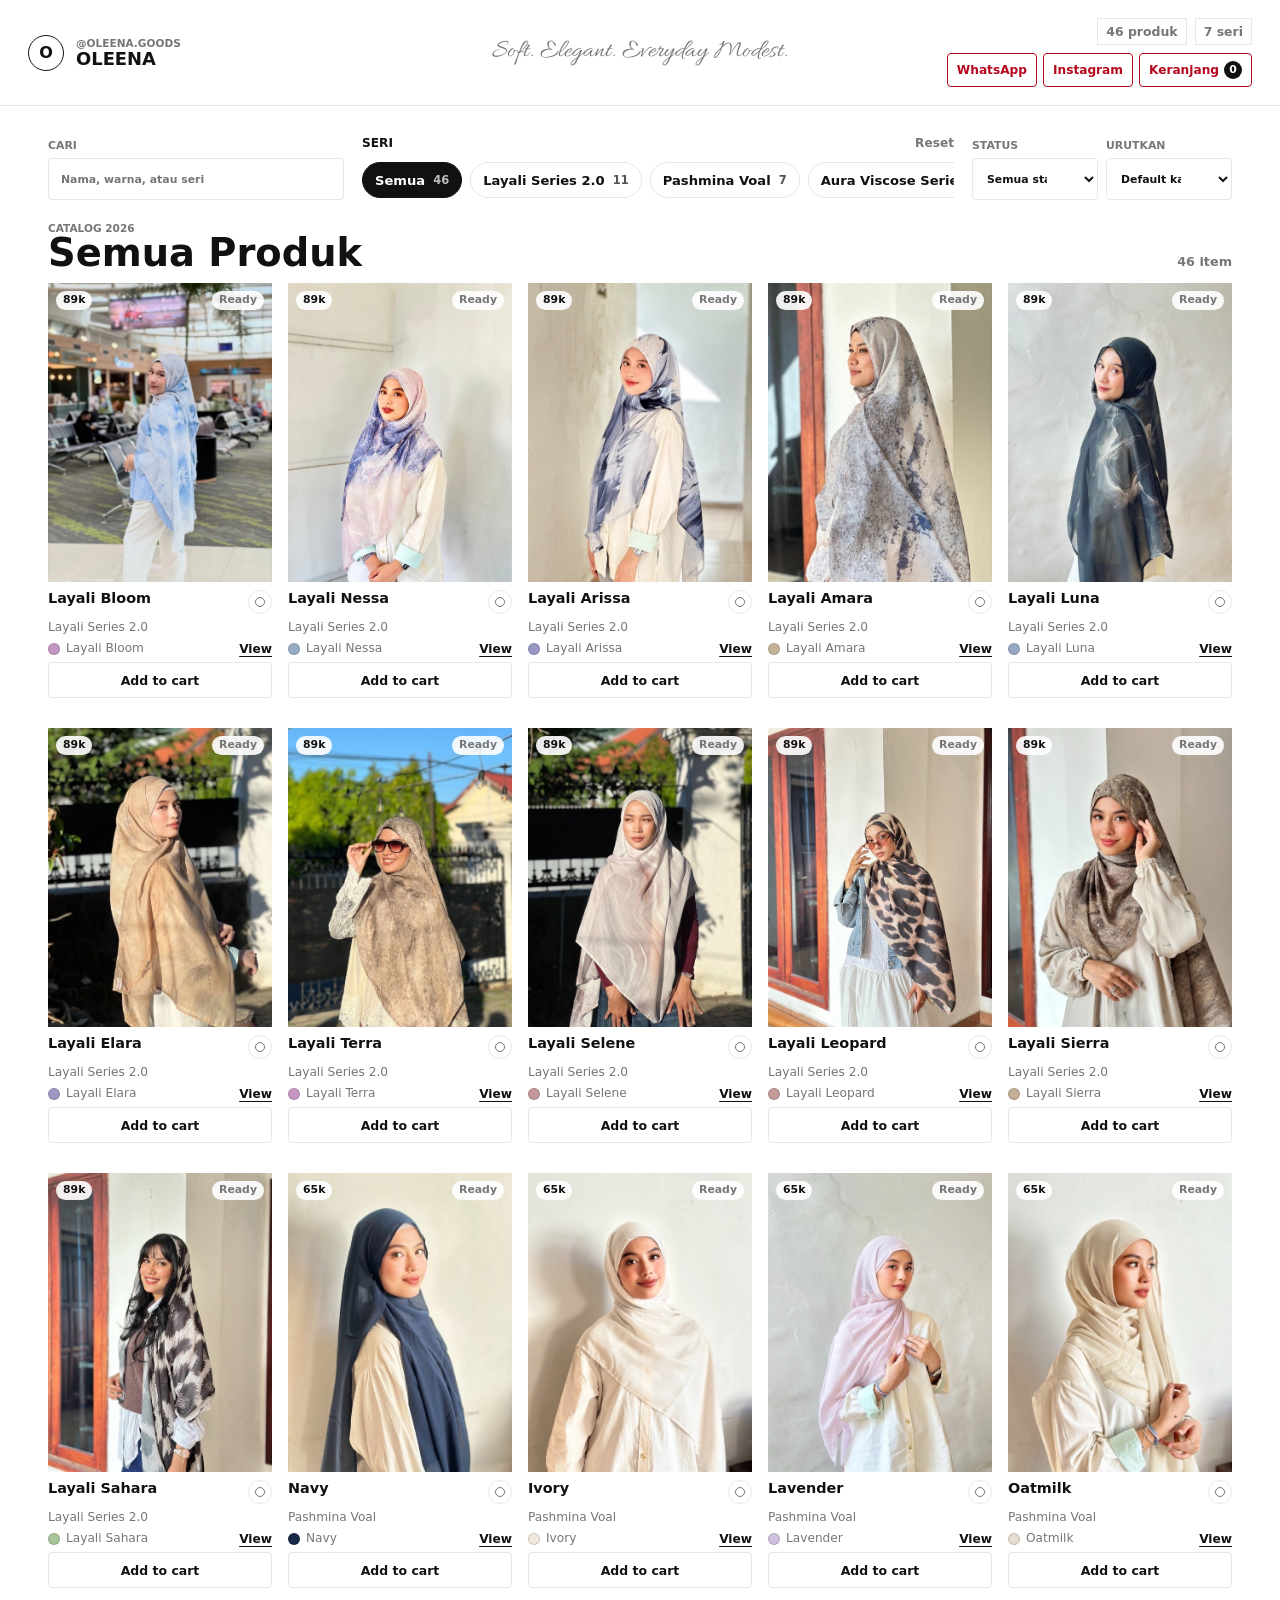
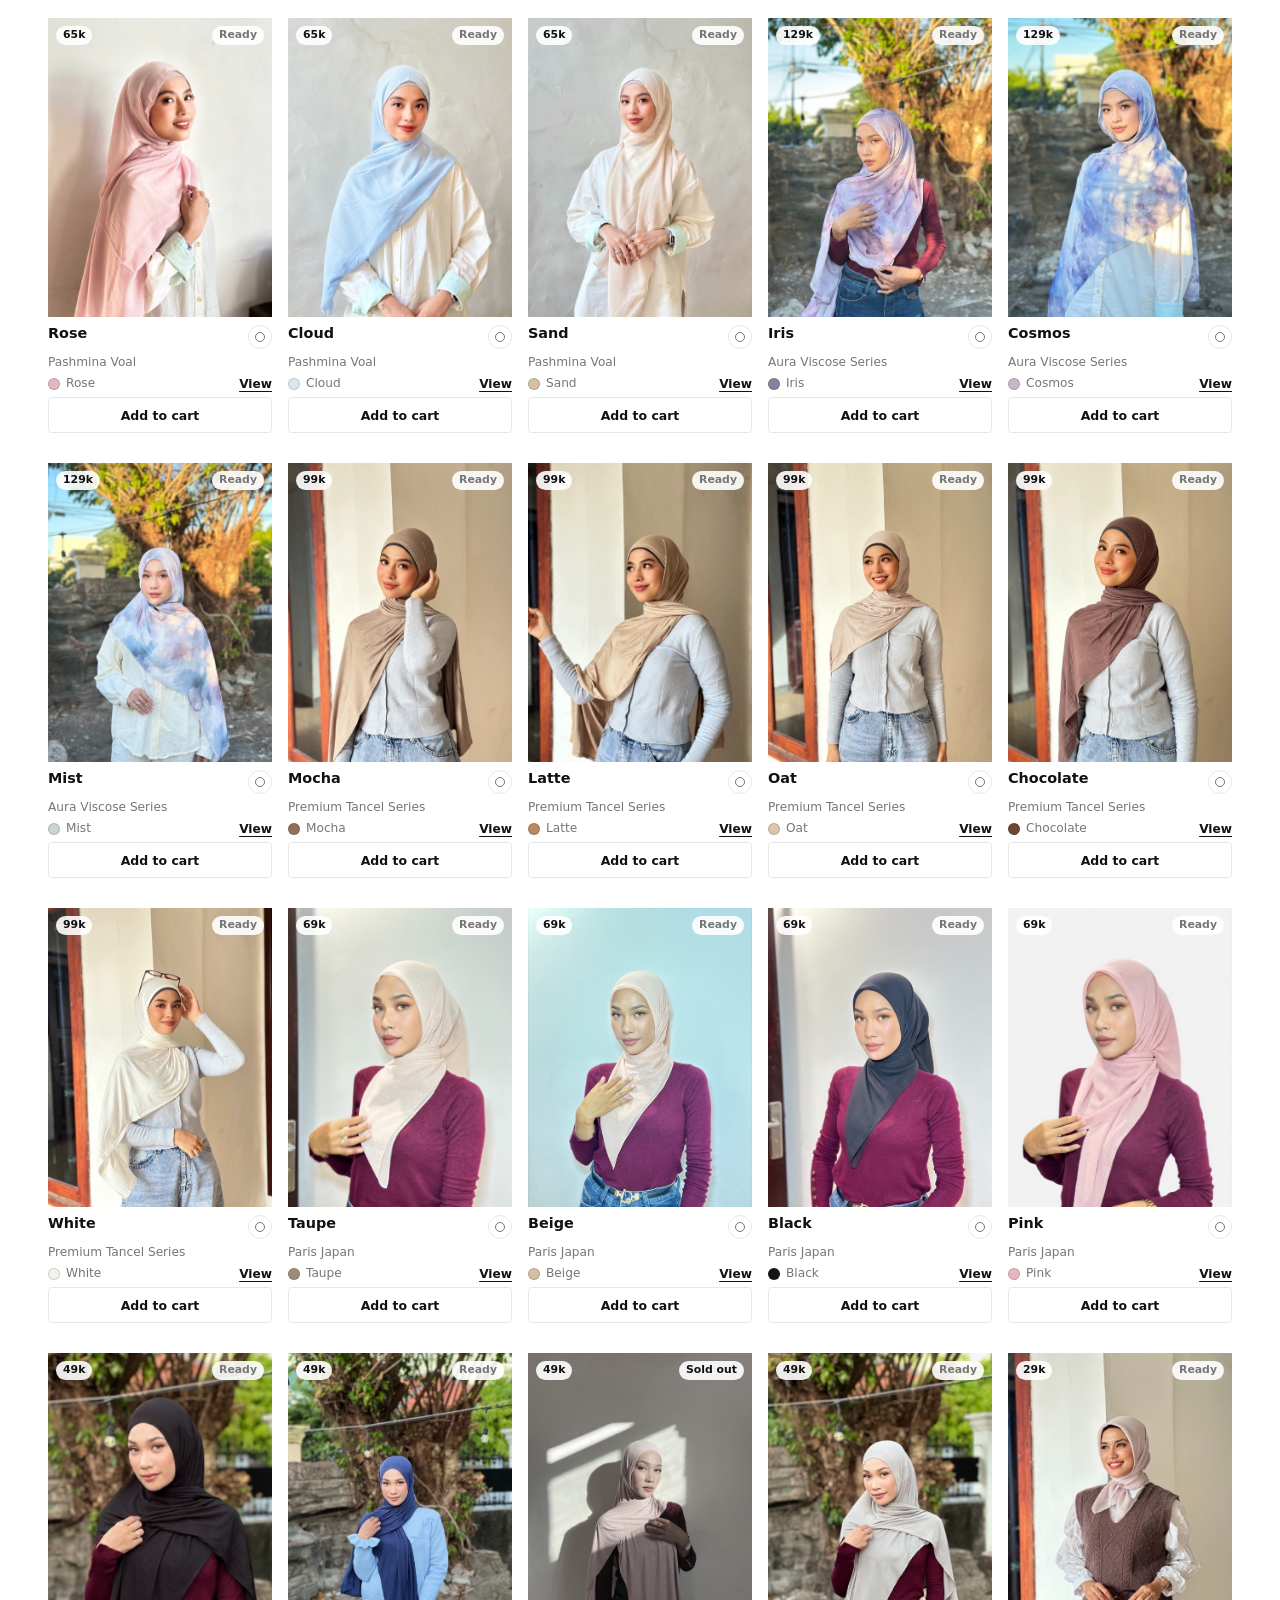
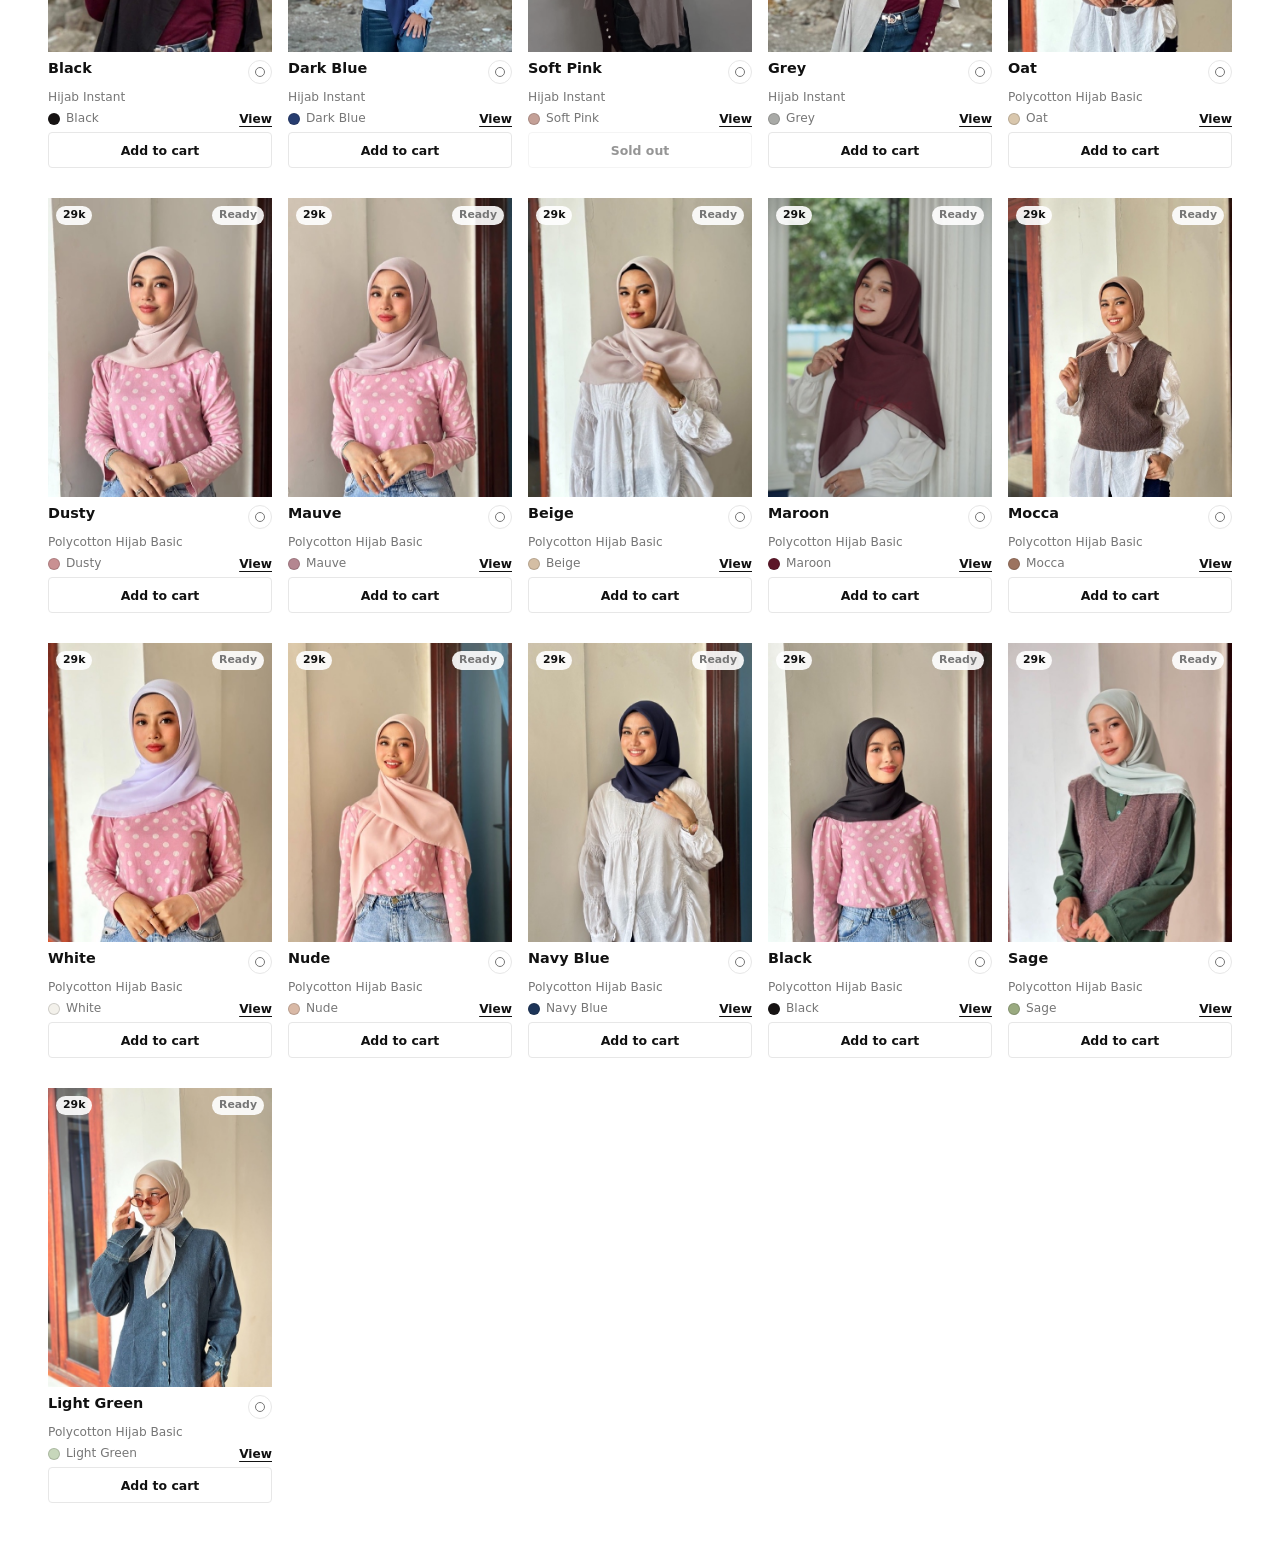
<file: index.html>
<!doctype html>
<html lang="id">
  <head>
    <meta charset="utf-8">
    <meta name="viewport" content="width=device-width, initial-scale=1">
    <meta name="theme-color" content="#7b1734">
    <title>OLEENA Catalog 2026</title>
    <link rel="icon" type="image/png" href="assets/favicon.png">
    <link rel="apple-touch-icon" href="assets/favicon.png">
    <link rel="stylesheet" href="styles.css">
  </head>
  <body>
    <header class="topbar">
      <div class="brand-lockup" aria-label="OLEENA Catalog 2026">
        <span class="brand-mark">O</span>
        <div>
          <p class="eyebrow">@oleena.goods</p>
          <h1>OLEENA</h1>
        </div>
      </div>
      <p class="tagline">Soft. Elegant. Everyday Modest.</p>
      <div class="header-actions">
        <div class="catalog-stats" aria-label="Ringkasan katalog">
          <span><strong id="totalProducts">46</strong> produk</span>
          <span><strong id="totalSeries">7</strong> seri</span>
        </div>
        <nav class="contact-actions" aria-label="Kontak Oleena">
          <a class="cta-link" href="https://wa.me/6281236773427?text=Halo%20Oleena%2C%20saya%20ingin%20tanya%20katalog%202026." target="_blank" rel="noreferrer">WhatsApp</a>
          <a class="cta-link" href="https://www.instagram.com/oleena.goods/" target="_blank" rel="noreferrer">Instagram</a>
          <button id="openCart" class="cta-link cart-button" type="button">
            Keranjang <span id="cartCount" class="cart-count">0</span>
          </button>
        </nav>
      </div>
    </header>

    <main class="app-shell">
      <aside class="filter-panel" aria-label="Filter katalog">
        <label class="search-field">
          <span>Cari</span>
          <input id="searchInput" type="search" placeholder="Nama, warna, atau seri" autocomplete="off">
        </label>

        <section class="filter-block" aria-labelledby="seriesLabel">
          <div class="filter-head">
            <h2 id="seriesLabel">Seri</h2>
            <button id="resetFilters" class="text-button" type="button">Reset</button>
          </div>
          <div id="seriesFilters" class="segmented-list"></div>
        </section>

        <section class="filter-block compact-controls" aria-label="Kontrol katalog">
          <label>
            <span>Status</span>
            <select id="statusFilter">
              <option value="all">Semua status</option>
              <option value="available">Ready</option>
              <option value="sold-out">Sold out</option>
            </select>
          </label>
          <label>
            <span>Urutkan</span>
            <select id="sortFilter">
              <option value="featured">Default katalog</option>
              <option value="price-asc">Harga rendah</option>
              <option value="price-desc">Harga tinggi</option>
              <option value="name">Nama A-Z</option>
            </select>
          </label>
        </section>
      </aside>

      <section class="catalog-view" aria-live="polite">
        <div class="catalog-toolbar">
          <div>
            <p class="eyebrow">Catalog 2026</p>
            <h2 id="resultTitle">Semua Produk</h2>
          </div>
          <p id="resultCount" class="result-count">46 item</p>
        </div>

        <div id="productGrid" class="product-grid"></div>
        <div id="loadMoreWrap" class="load-more-row" hidden>
          <button id="loadMoreProducts" class="load-more-button" type="button">Lihat semua</button>
        </div>
        <div id="emptyState" class="empty-state" hidden>
          <h2>Tidak ada produk yang cocok</h2>
          <p>Coba ubah kata kunci atau filter seri.</p>
        </div>
      </section>
    </main>

    <dialog id="productDialog" class="product-dialog">
      <button id="closeDialog" class="close-button" type="button" aria-label="Tutup detail">Close</button>
      <div id="dialogContent" class="dialog-content"></div>
    </dialog>

    <dialog id="cartDialog" class="cart-dialog">
      <div class="cart-shell">
        <header class="cart-header">
          <div>
            <p class="eyebrow">Keranjang</p>
            <h2>Pesanan Oleena</h2>
          </div>
          <button id="closeCart" class="close-button" type="button" aria-label="Tutup keranjang">Close</button>
        </header>
        <div id="cartItems" class="cart-items"></div>
        <div id="cartEmpty" class="cart-empty">
          <h3>Keranjang masih kosong</h3>
          <p>Pilih produk dari katalog, lalu lanjut checkout lewat WhatsApp.</p>
        </div>
        <footer class="cart-footer">
          <section class="checkout-fields" aria-label="Data pengiriman">
            <label>
              <span>Nama penerima</span>
              <input id="checkoutName" type="text" placeholder="Nama lengkap">
            </label>
            <label>
              <span>No WhatsApp</span>
              <input id="checkoutPhone" type="tel" placeholder="08xxxxxxxxxx">
            </label>
            <label class="wide">
              <span>Alamat lengkap</span>
              <textarea id="checkoutAddress" rows="2" placeholder="Jalan, RT/RW, kelurahan, kecamatan"></textarea>
            </label>
            <label>
              <span>Kota / Kecamatan</span>
              <input id="checkoutCity" type="text" placeholder="Contoh: Makassar, Panakkukang">
            </label>
            <label>
              <span>Ongkir (Rp)</span>
              <input id="shippingCost" type="number" min="0" step="1000" value="0">
            </label>
            <label class="wide">
              <span>Catatan</span>
              <input id="checkoutNote" type="text" placeholder="Warna cadangan, patokan rumah, jam kirim, dll">
            </label>
          </section>
          <div class="cart-total-row">
            <span>Subtotal produk</span>
            <strong id="cartSubtotal">Rp0</strong>
          </div>
          <div class="cart-total-row">
            <span>Ongkir</span>
            <strong id="cartShipping">Rp0</strong>
          </div>
          <div class="cart-total-row">
            <span>Total bayar</span>
            <strong id="cartTotal">Rp0</strong>
          </div>
          <div class="cart-footer-actions">
            <a id="checkoutCart" class="primary-button" href="https://wa.me/6281236773427?text=Halo%20Oleena%2C%20saya%20ingin%20order." target="_blank" rel="noreferrer">Checkout WhatsApp</a>
            <button id="clearCart" class="secondary-button" type="button">Hapus keranjang</button>
          </div>
        </footer>
      </div>
    </dialog>

    <button id="mobileCartBar" class="mobile-cart-bar" type="button" hidden>
      <span>Keranjang</span>
      <strong id="mobileCartSummary">0 item - Rp0</strong>
    </button>

    <div id="pageLoaderOverlay" class="page-loader-overlay" hidden>
      <div class="loader-wrapper">
        <div class="loader"></div>
        <div class="letter-wrapper">
          <span class="loader-letter">o</span>
          <span class="loader-letter">l</span>
          <span class="loader-letter">e</span>
          <span class="loader-letter">e</span>
          <span class="loader-letter">n</span>
          <span class="loader-letter">a</span>
          <span class="loader-letter">g</span>
          <span class="loader-letter">o</span>
          <span class="loader-letter">o</span>
          <span class="loader-letter">d</span>
          <span class="loader-letter">s</span>
        </div>
      </div>
    </div>

    <div id="toast" class="toast" role="status" aria-live="polite"></div>

    <script src="products.js"></script>
    <script src="script.js"></script>
  </body>
</html>
</file>
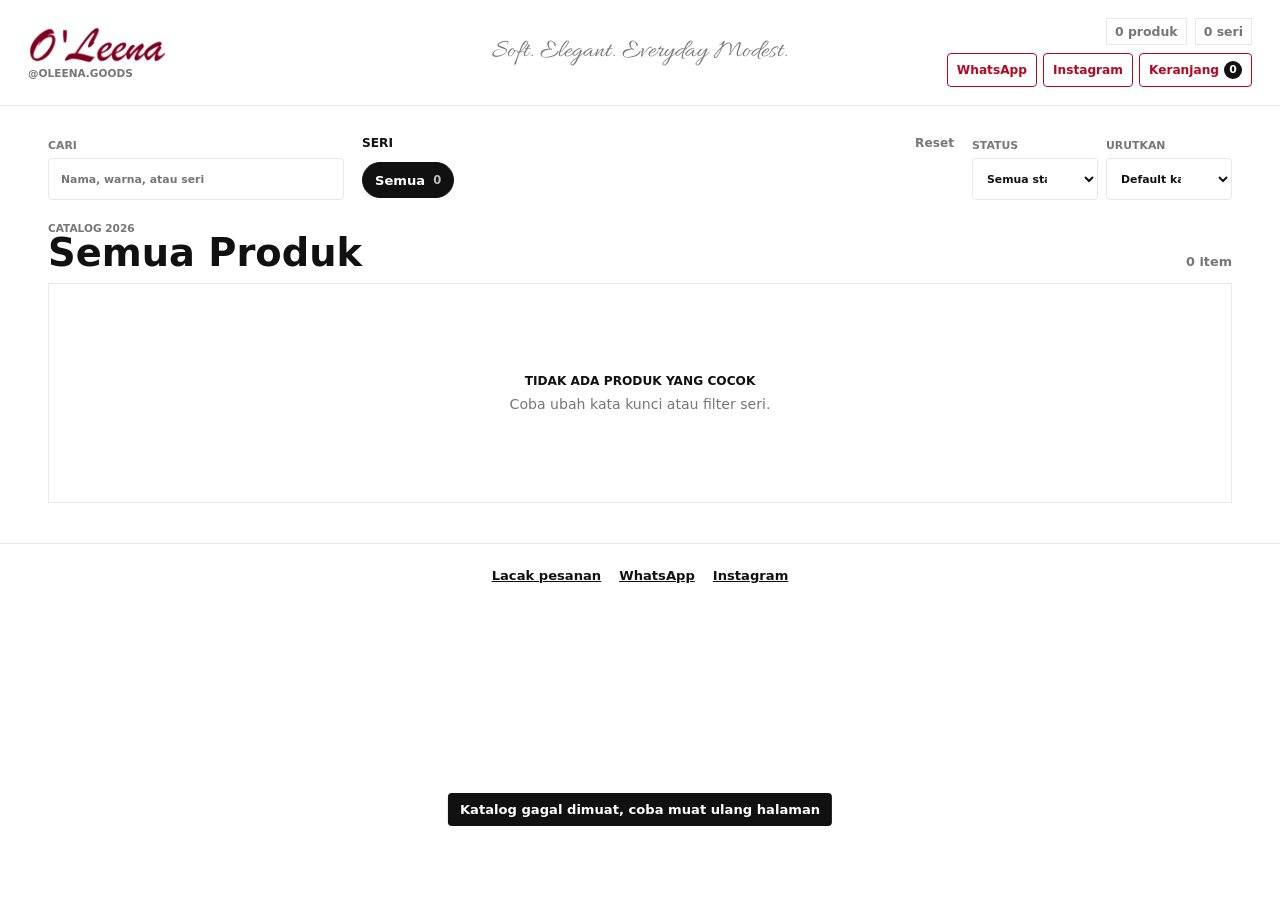
<file: public/index.html>
<!doctype html>
<html lang="id">
  <head>
    <meta charset="utf-8">
    <meta name="viewport" content="width=device-width, initial-scale=1">
    <meta name="theme-color" content="#7b1734">
    <title>OLEENA Catalog 2026</title>
    <link rel="icon" type="image/png" href="assets/favicon.png?v=20261027">
    <link rel="apple-touch-icon" href="assets/favicon.png?v=20261027">
    <!-- Naikkan ?v= setiap kali styles.css/script.js berubah, supaya browser tidak memakai versi lama dari cache. -->
    <link rel="stylesheet" href="styles.css?v=20261027">
  </head>
  <body>
    <header class="topbar">
      <div class="brand-lockup" aria-label="OLEENA Catalog 2026">
        <div>
          <h1><img class="brand-logo" src="assets/logo-oleena.png" alt="OLEENA" width="584" height="160"></h1>
          <p class="eyebrow">@oleena.goods</p>
        </div>
      </div>
      <p class="tagline">Soft. Elegant. Everyday Modest.</p>
      <div class="header-actions">
        <div class="catalog-stats" aria-label="Ringkasan katalog">
          <span><strong id="totalProducts">46</strong> produk</span>
          <span><strong id="totalSeries">7</strong> seri</span>
        </div>
        <nav class="contact-actions" aria-label="Kontak Oleena">
          <a class="cta-link" href="https://wa.me/6281236773427?text=Halo%20Oleena%2C%20saya%20ingin%20tanya%20katalog%202026." target="_blank" rel="noreferrer" aria-label="WhatsApp"><svg class="cta-icon" viewBox="0 0 24 24" aria-hidden="true"><path fill="currentColor" d="M12 2a10 10 0 0 0-8.6 15.1L2 22l5-1.3A10 10 0 1 0 12 2Zm0 18.2a8.2 8.2 0 0 1-4.2-1.2l-.3-.2-3 .8.8-2.9-.2-.3A8.2 8.2 0 1 1 12 20.2Zm4.5-6.1c-.2-.1-1.5-.7-1.7-.8-.2-.1-.4-.1-.6.1l-.8 1c-.1.2-.3.2-.5.1a6.7 6.7 0 0 1-3.3-2.9c-.3-.4.3-.4.8-1.4.1-.2 0-.3 0-.4l-.8-1.8c-.2-.5-.4-.4-.6-.4h-.5a1 1 0 0 0-.7.3 3 3 0 0 0-.9 2.2 5.2 5.2 0 0 0 1.1 2.8 11.9 11.9 0 0 0 4.6 4c1.7.7 2.3.8 3.2.6.5-.1 1.5-.6 1.7-1.2.2-.6.2-1.1.2-1.2-.1-.1-.3-.2-.5-.3Z"/></svg><span class="cta-text">WhatsApp</span></a>
          <a class="cta-link" href="https://www.instagram.com/oleena.goods/" target="_blank" rel="noreferrer" aria-label="Instagram"><svg class="cta-icon" viewBox="0 0 24 24" aria-hidden="true"><path fill="currentColor" d="M12 7a5 5 0 1 0 0 10 5 5 0 0 0 0-10Zm0 8.2a3.2 3.2 0 1 1 0-6.4 3.2 3.2 0 0 1 0 6.4Zm5.2-9.6a1.2 1.2 0 1 0 0 2.4 1.2 1.2 0 0 0 0-2.4ZM21.9 7.9c-.1-1.6-.4-3-1.6-4.2S17.7 2.2 16.1 2.1C14.5 2 9.5 2 7.9 2.1 6.3 2.2 4.9 2.5 3.7 3.7S2.2 6.3 2.1 7.9C2 9.5 2 14.5 2.1 16.1c.1 1.6.4 3 1.6 4.2s2.6 1.5 4.2 1.6c1.6.1 6.6.1 8.2 0 1.6-.1 3-.4 4.2-1.6s1.5-2.6 1.6-4.2c.1-1.6.1-6.6 0-8.2Zm-2.1 10a3.3 3.3 0 0 1-1.9 1.9c-1.3.5-4.4.4-5.9.4s-4.6.1-5.9-.4a3.3 3.3 0 0 1-1.9-1.9c-.5-1.3-.4-4.4-.4-5.9s-.1-4.6.4-5.9a3.3 3.3 0 0 1 1.9-1.9c1.3-.5 4.4-.4 5.9-.4s4.6-.1 5.9.4a3.3 3.3 0 0 1 1.9 1.9c.5 1.3.4 4.4.4 5.9s.1 4.6-.4 5.9Z"/></svg><span class="cta-text">Instagram</span></a>
          <button id="openCart" class="cta-link cart-button" type="button">
            Keranjang <span id="cartCount" class="cart-count">0</span>
          </button>
        </nav>
      </div>
    </header>

    <main class="app-shell">
      <aside class="filter-panel" aria-label="Filter katalog">
        <label class="search-field">
          <span>Cari</span>
          <input id="searchInput" type="search" placeholder="Nama, warna, atau seri" autocomplete="off">
        </label>

        <section class="filter-block" aria-labelledby="seriesLabel">
          <div class="filter-head">
            <h2 id="seriesLabel">Seri</h2>
            <button id="resetFilters" class="text-button" type="button">Reset</button>
          </div>
          <div id="seriesFilters" class="segmented-list"></div>
        </section>

        <section class="filter-block compact-controls" aria-label="Kontrol katalog">
          <label>
            <span>Status</span>
            <select id="statusFilter">
              <option value="all">Semua status</option>
              <option value="available">Ready</option>
              <option value="sold-out">Sold out</option>
            </select>
          </label>
          <label>
            <span>Urutkan</span>
            <select id="sortFilter">
              <option value="featured">Default katalog</option>
              <option value="price-asc">Harga rendah</option>
              <option value="price-desc">Harga tinggi</option>
              <option value="name">Nama A-Z</option>
            </select>
          </label>
        </section>
      </aside>

      <section class="catalog-view" aria-live="polite">
        <div class="catalog-toolbar">
          <div>
            <p class="eyebrow">Catalog 2026</p>
            <h2 id="resultTitle">Semua Produk</h2>
          </div>
          <p id="resultCount" class="result-count">46 item</p>
        </div>

        <div id="productGrid" class="product-grid"></div>
        <div id="loadMoreWrap" class="load-more-row" hidden>
          <button id="loadMoreProducts" class="load-more-button" type="button">Lihat semua</button>
        </div>
        <div id="emptyState" class="empty-state" hidden>
          <h2>Tidak ada produk yang cocok</h2>
          <p>Coba ubah kata kunci atau filter seri.</p>
        </div>
      </section>
    </main>

    <footer class="site-footer">
      <a href="lacak.html">Lacak pesanan</a>
      <a href="https://wa.me/6281236773427" target="_blank" rel="noreferrer">WhatsApp</a>
      <a href="https://www.instagram.com/oleena.goods/" target="_blank" rel="noreferrer">Instagram</a>
    </footer>

    <dialog id="productDialog" class="product-dialog">
      <button id="closeDialog" class="close-button" type="button" aria-label="Tutup detail">Close</button>
      <div id="dialogContent" class="dialog-content"></div>
    </dialog>

    <dialog id="imageViewer" class="image-viewer" aria-label="Foto produk ukuran penuh">
      <button id="closeImageViewer" class="close-button" type="button" aria-label="Tutup foto">Close</button>
      <div class="gallery viewer-gallery" data-gallery>
        <div id="imageViewerTrack" class="gallery-track"></div>
        <span class="gallery-count" aria-live="polite"></span>
      </div>
    </dialog>

    <dialog id="cartDialog" class="cart-dialog">
      <div class="cart-shell">
        <header class="cart-header">
          <div>
            <p class="eyebrow">Keranjang</p>
            <h2>Pesanan Oleena</h2>
          </div>
          <button id="closeCart" class="close-button" type="button" aria-label="Tutup keranjang">Close</button>
        </header>
        <div id="cartItems" class="cart-items"></div>
        <div id="cartEmpty" class="cart-empty">
          <h3>Keranjang masih kosong</h3>
          <p>Pilih produk dari katalog, lalu buat pesanan.</p>
        </div>
        <section id="orderPanel" class="order-panel" hidden aria-live="polite"></section>
        <footer id="cartFooter" class="cart-footer">
          <section class="checkout-fields" aria-label="Data pengiriman">
            <label>
              <span>Nama penerima</span>
              <input id="checkoutName" type="text" placeholder="Nama lengkap">
            </label>
            <label>
              <span>No WhatsApp</span>
              <input id="checkoutPhone" type="tel" placeholder="08xxxxxxxxxx">
            </label>
            <label class="wide">
              <span>Alamat lengkap</span>
              <textarea id="checkoutAddress" rows="2" placeholder="Jalan, RT/RW, kelurahan, kecamatan"></textarea>
            </label>
            <label class="wide">
              <span>Metode pengambilan</span>
              <select id="shippingMethod">
                <option value="delivery">Dikirim ke alamat</option>
                <option value="pickup">Ambil di tempat</option>
              </select>
              <small id="pickupHint" class="field-hint" hidden>
                Alamat ambil: <b>Jl Gedung Keuangan Gang 2 (Yourglow Kayu Putih)</b> atau <a href="https://www.google.com/maps?q=-10.163101,123.618319" target="_blank" rel="noreferrer">klik maps ini</a>
              </small>
            </label>
            <div class="wide area-field">
              <label for="checkoutArea"><span>Kota / Kabupaten tujuan</span></label>
              <input id="checkoutArea" type="search" autocomplete="off" placeholder="Ketik min. 3 huruf, contoh: Kupang" role="combobox" aria-autocomplete="list" aria-expanded="false" aria-controls="areaResults">
              <div id="areaResults" class="area-results" role="listbox" hidden></div>
            </div>
            <label class="wide">
              <span>Kurir</span>
              <select id="shippingService" disabled>
                <option value="">Pilih tujuan dulu</option>
              </select>
              <small id="shippingStatus" class="field-hint" aria-live="polite"></small>
            </label>
            <label class="wide">
              <span>Catatan</span>
              <input id="checkoutNote" type="text" placeholder="Warna cadangan, patokan rumah, jam kirim, dll">
              <small id="noteHint" class="field-hint" hidden>Tulis jam berapa Anda datang mengambil pesanan.</small>
            </label>
          </section>
          <div class="voucher-field">
            <label for="voucherCode">Kode voucher <small>(opsional)</small></label>
            <div class="voucher-row">
              <input id="voucherCode" type="text" autocomplete="off" autocapitalize="characters" spellcheck="false" maxlength="30" placeholder="Contoh: OLEENA10">
              <button id="applyVoucher" class="secondary-button" type="button">Pakai</button>
            </div>
            <small id="voucherStatus" class="field-hint" aria-live="polite"></small>
          </div>
          <div class="cart-total-row">
            <span>Subtotal produk</span>
            <strong id="cartSubtotal">Rp0</strong>
          </div>
          <div id="cartDiscountRow" class="cart-total-row is-discount" hidden>
            <span id="cartDiscountLabel">Diskon voucher</span>
            <strong id="cartDiscount">-Rp0</strong>
          </div>
          <div class="cart-total-row">
            <span>Ongkir</span>
            <strong id="cartShipping">Rp0</strong>
          </div>
          <div class="cart-total-row">
            <span>Total bayar</span>
            <strong id="cartTotal">Rp0</strong>
          </div>
          <div id="checkoutErrors" class="checkout-errors" role="alert" hidden></div>
          <div class="cart-footer-actions">
            <button id="checkoutCart" class="primary-button" type="button">Buat pesanan</button>
            <button id="clearCart" class="secondary-button" type="button">Hapus keranjang</button>
          </div>
        </footer>
      </div>
    </dialog>

    <button id="mobileCartBar" class="mobile-cart-bar" type="button" hidden>
      <span>Keranjang</span>
      <strong id="mobileCartSummary">0 item - Rp0</strong>
    </button>

    <div id="pageLoaderOverlay" class="page-loader-overlay" hidden>
      <div class="loader-wrapper">
        <div class="loader"></div>
        <div class="letter-wrapper">
          <span class="loader-letter">o</span>
          <span class="loader-letter">l</span>
          <span class="loader-letter">e</span>
          <span class="loader-letter">e</span>
          <span class="loader-letter">n</span>
          <span class="loader-letter">a</span>
          <span class="loader-letter">g</span>
          <span class="loader-letter">o</span>
          <span class="loader-letter">o</span>
          <span class="loader-letter">d</span>
          <span class="loader-letter">s</span>
        </div>
      </div>
    </div>

    <div id="toast" class="toast" role="status" aria-live="polite"></div>

    <script src="script.js?v=20261027"></script>
  </body>
</html>
</file>
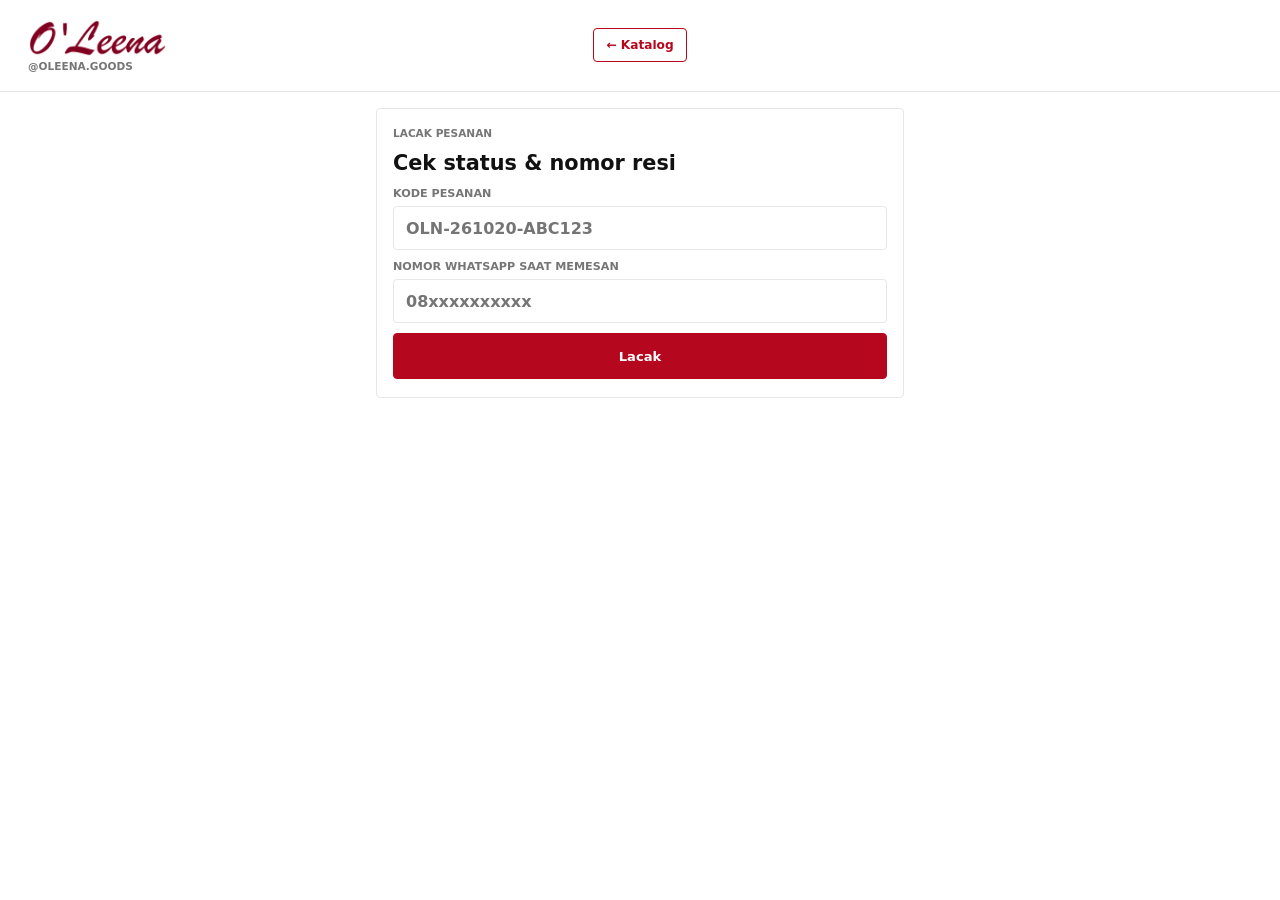
<file: public/lacak.html>
<!doctype html>
<html lang="id">
  <head>
    <meta charset="utf-8">
    <meta name="viewport" content="width=device-width, initial-scale=1">
    <meta name="theme-color" content="#7b1734">
    <meta name="robots" content="noindex">
    <title>Lacak Pesanan - OLEENA</title>
    <link rel="icon" type="image/png" href="assets/favicon.png?v=20261027">
    <link rel="apple-touch-icon" href="assets/favicon.png?v=20261027">
    <link rel="stylesheet" href="styles.css?v=20261027">
  </head>
  <body class="track-page">
    <header class="topbar">
      <a class="brand-lockup brand-link" href="./" aria-label="Kembali ke katalog OLEENA">
        <div>
          <h1><img class="brand-logo" src="assets/logo-oleena.png" alt="OLEENA" width="584" height="160"></h1>
          <p class="eyebrow">@oleena.goods</p>
        </div>
      </a>
      <nav class="contact-actions" aria-label="Navigasi">
        <a class="cta-link back-link" href="./">&larr; Katalog</a>
      </nav>
    </header>

    <main class="track-shell">
      <section class="track-card">
        <p class="eyebrow">Lacak pesanan</p>
        <h2>Cek status &amp; nomor resi</h2>
        <form id="trackForm" class="track-form" novalidate>
          <label>
            <span>Kode pesanan</span>
            <input id="trackCode" name="code" type="text" inputmode="text" autocomplete="off" autocapitalize="characters"
              placeholder="OLN-261020-ABC123" maxlength="17" required>
          </label>
          <label>
            <span>Nomor WhatsApp saat memesan</span>
            <input id="trackPhone" name="phone" type="tel" inputmode="tel" autocomplete="tel" placeholder="08xxxxxxxxxx" maxlength="20" required>
          </label>
          <button id="trackSubmit" class="primary-button" type="submit">Lacak</button>
          <p id="trackError" class="track-error" role="alert" hidden></p>
        </form>
      </section>

      <section id="trackResult" class="track-card" hidden aria-live="polite"></section>

      <section id="deviceOrders" class="track-card" hidden>
        <p class="eyebrow">Pesanan di perangkat ini</p>
        <div id="deviceOrderList" class="device-orders"></div>
      </section>
    </main>

    <div id="toast" class="toast" role="status" aria-live="polite"></div>
    <script src="lacak.js?v=20261026"></script>
  </body>
</html>
</file>
<file: styles.css>
@import url("https://fonts.googleapis.com/css2?family=Allura&display=swap");

:root {
  color-scheme: light;
  --ink: #111111;
  --muted: #767676;
  --paper: #ffffff;
  --panel: #ffffff;
  --soft: #f6f6f6;
  --line: #e7e7e7;
  --line-strong: #cfcfcf;
  --accent: #b5071e;
  --accent-soft: rgba(181, 7, 30, 0.08);
  --radius: 4px;
  --bottom-safe: env(safe-area-inset-bottom, 0px);
}

* {
  box-sizing: border-box;
}

[hidden] {
  display: none !important;
}

html {
  scroll-behavior: smooth;
}

body {
  margin: 0;
  min-width: 320px;
  background: var(--paper);
  color: var(--ink);
  font-family: Inter, ui-sans-serif, system-ui, -apple-system, BlinkMacSystemFont, "Segoe UI", sans-serif;
  letter-spacing: 0;
}

button,
input,
select {
  font: inherit;
}

button {
  cursor: pointer;
}

button:disabled,
a[aria-disabled="true"] {
  cursor: not-allowed;
  opacity: 0.44;
}

a {
  color: inherit;
}

.topbar {
  position: sticky;
  top: 0;
  z-index: 20;
  display: grid;
  grid-template-columns: 1fr auto;
  gap: 12px;
  align-items: center;
  padding: 14px 16px;
  border-bottom: 1px solid var(--line);
  background: rgba(255, 255, 255, 0.94);
  backdrop-filter: blur(14px);
}

.brand-lockup {
  display: flex;
  align-items: center;
  min-width: 0;
}

.brand-mark,
.tagline,
.catalog-stats {
  display: none;
}

.eyebrow {
  margin: 0;
  color: var(--muted);
  font-size: 0.66rem;
  font-weight: 700;
  line-height: 1.2;
  text-transform: uppercase;
}

h1,
h2,
h3,
p {
  overflow-wrap: anywhere;
}

h1 {
  margin: 1px 0 0;
  color: var(--ink);
  font-family: inherit;
  font-size: 1.12rem;
  font-weight: 900;
  line-height: 1;
  letter-spacing: 0;
}

.header-actions {
  display: flex;
  align-items: center;
  justify-content: end;
  min-width: 0;
}

.contact-actions {
  display: flex;
  align-items: center;
  justify-content: end;
  gap: 6px;
}

.cta-link {
  display: inline-flex;
  align-items: center;
  justify-content: center;
  min-height: 34px;
  border: 1px solid var(--accent);
  border-radius: var(--radius);
  background: var(--panel);
  color: var(--accent);
  padding: 0 9px;
  font-size: 0.76rem;
  font-weight: 800;
  text-decoration: none;
  white-space: nowrap;
}

.cta-link:hover,
.cta-link:focus-visible {
  background: var(--accent-soft);
}

button.cta-link {
  cursor: pointer;
}

.cart-count {
  display: inline-grid;
  place-items: center;
  min-width: 18px;
  height: 18px;
  margin-left: 5px;
  border-radius: 999px;
  background: var(--ink);
  color: #fff;
  font-size: 0.68rem;
  line-height: 1;
}

.app-shell {
  display: grid;
  gap: 18px;
  width: min(1240px, 100%);
  margin: 0 auto;
  padding: 14px 14px calc(96px + var(--bottom-safe));
}

.filter-panel {
  display: grid;
  gap: 12px;
}

.search-field,
.compact-controls label {
  display: grid;
  gap: 6px;
  color: var(--muted);
  font-size: 0.68rem;
  font-weight: 800;
  text-transform: uppercase;
}

input,
select {
  width: 100%;
  min-height: 42px;
  border: 1px solid var(--line);
  border-radius: var(--radius);
  background: var(--panel);
  color: var(--ink);
  outline: none;
}

input {
  padding: 0 12px;
}

select {
  padding: 0 34px 0 10px;
}

input:focus,
select:focus,
button:focus-visible,
a:focus-visible {
  border-color: var(--ink);
  box-shadow: 0 0 0 2px rgba(17, 17, 17, 0.1);
  outline: none;
}

.filter-block {
  display: grid;
  gap: 8px;
  min-width: 0;
}

.filter-head {
  display: flex;
  align-items: center;
  justify-content: space-between;
  gap: 12px;
}

.filter-head h2,
.catalog-toolbar h2,
.empty-state h2 {
  margin: 0;
  color: var(--ink);
  font-family: inherit;
  font-size: 0.76rem;
  font-weight: 900;
  letter-spacing: 0;
  text-transform: uppercase;
}

.text-button {
  border: 0;
  padding: 4px 0;
  background: transparent;
  color: var(--muted);
  font-size: 0.76rem;
  font-weight: 800;
}

.segmented-list {
  display: flex;
  gap: 8px;
  margin-inline: -14px;
  padding: 0 14px 2px;
  overflow-x: auto;
  overscroll-behavior-x: contain;
  scrollbar-width: none;
}

.segmented-list::-webkit-scrollbar {
  display: none;
}

.segment-button {
  display: inline-flex;
  align-items: center;
  gap: 8px;
  flex: 0 0 auto;
  min-height: 36px;
  border: 1px solid var(--line);
  border-radius: 999px;
  background: var(--panel);
  color: var(--ink);
  padding: 0 12px;
  font-size: 0.82rem;
  font-weight: 700;
  text-align: left;
}

.segment-button[aria-pressed="true"] {
  border-color: var(--ink);
  background: var(--ink);
  color: #fff;
}

.segment-count {
  color: inherit;
  font-size: 0.72rem;
  opacity: 0.72;
}

.compact-controls {
  display: grid;
  grid-template-columns: repeat(2, minmax(0, 1fr));
  gap: 8px;
}

.catalog-view {
  min-width: 0;
}

.catalog-toolbar {
  display: flex;
  align-items: end;
  justify-content: space-between;
  gap: 16px;
  margin: 4px 0 12px;
}

.catalog-toolbar h2 {
  font-size: clamp(1.5rem, 8vw, 2.4rem);
  line-height: 0.95;
  text-transform: none;
}

.result-count {
  margin: 0 0 2px;
  color: var(--muted);
  font-size: 0.8rem;
  font-weight: 800;
  white-space: nowrap;
}

.product-grid {
  display: grid;
  grid-template-columns: repeat(2, minmax(0, 1fr));
  gap: 18px 10px;
}

.load-more-row {
  display: grid;
  place-items: center;
  padding: 24px 0 4px;
}

.load-more-button {
  min-height: 42px;
  min-width: min(100%, 220px);
  border: 1px solid var(--ink);
  border-radius: var(--radius);
  background: var(--panel);
  color: var(--ink);
  padding: 0 16px;
  font-size: 0.82rem;
  font-weight: 900;
}

.load-more-button:active {
  background: var(--ink);
  color: #fff;
}

.product-card {
  display: grid;
  gap: 8px;
  min-width: 0;
  background: var(--panel);
}

.product-card:hover .product-media img {
  transform: scale(1.015);
}

.product-media {
  position: relative;
  aspect-ratio: 3 / 4;
  background: var(--soft);
  overflow: hidden;
}

.product-media img {
  width: 100%;
  height: 100%;
  display: block;
  object-fit: cover;
  transition: transform 180ms ease;
}

.status-badge,
.price-badge {
  position: absolute;
  top: 8px;
  border-radius: 999px;
  padding: 4px 7px;
  font-size: 0.68rem;
  font-weight: 900;
  line-height: 1;
}

.price-badge {
  left: 8px;
  background: rgba(255, 255, 255, 0.9);
  color: var(--ink);
}

.status-badge {
  right: 8px;
  background: rgba(255, 255, 255, 0.9);
  color: var(--muted);
}

.product-card.is-sold-out .product-media img {
  filter: grayscale(0.55);
}

.product-card.is-sold-out .status-badge {
  color: var(--ink);
}

.product-body {
  display: grid;
  gap: 6px;
}

.product-title-row {
  display: grid;
  grid-template-columns: minmax(0, 1fr) 24px;
  gap: 8px;
  align-items: start;
}

.product-title-row h3 {
  margin: 0;
  color: var(--ink);
  font-size: 0.9rem;
  font-weight: 850;
  line-height: 1.2;
}

.favorite-button {
  display: grid;
  place-items: center;
  width: 24px;
  height: 24px;
  border: 1px solid var(--line);
  border-radius: 50%;
  background: #fff;
  color: var(--muted);
  line-height: 1;
}

.favorite-button::before {
  content: "";
  width: 8px;
  height: 8px;
  border: 1px solid currentColor;
  border-radius: 50%;
}

.favorite-button[aria-pressed="true"] {
  border-color: var(--ink);
  background: var(--ink);
  color: #fff;
}

.favorite-button[aria-pressed="true"]::before {
  background: currentColor;
}

.series-name,
.tone-chip {
  margin: 0;
  color: var(--muted);
  font-size: 0.76rem;
  line-height: 1.25;
}

.card-actions {
  display: flex;
  align-items: center;
  justify-content: space-between;
  gap: 8px;
}

.tone-chip {
  display: inline-flex;
  align-items: center;
  min-width: 0;
}

.tone-chip::before {
  content: "";
  flex: 0 0 auto;
  width: 10px;
  height: 10px;
  margin-right: 6px;
  border: 1px solid rgba(17, 17, 17, 0.16);
  border-radius: 50%;
  background: var(--tone, #d8d8d8);
}

.details-button {
  border: 0;
  background: transparent;
  color: var(--ink);
  padding: 0;
  font-size: 0.76rem;
  font-weight: 900;
  text-decoration: underline;
  text-underline-offset: 3px;
  white-space: nowrap;
}

.cart-add-button {
  min-height: 36px;
  border: 1px solid var(--line);
  border-radius: var(--radius);
  background: var(--panel);
  color: var(--ink);
  padding: 0 8px;
  font-size: 0.78rem;
  font-weight: 900;
}

.cart-add-button:not(:disabled):active {
  background: var(--ink);
  color: #fff;
}

.empty-state {
  min-height: 220px;
  display: grid;
  place-items: center;
  align-content: center;
  gap: 8px;
  border: 1px solid var(--line);
  color: var(--muted);
  text-align: center;
}

.empty-state p {
  margin: 0;
  font-size: 0.88rem;
}

.product-dialog,
.cart-dialog {
  width: min(680px, calc(100vw - 18px));
  max-height: calc(100vh - 18px);
  border: 0;
  border-radius: var(--radius);
  padding: 0;
  background: var(--panel);
  color: var(--ink);
  box-shadow: 0 18px 60px rgba(0, 0, 0, 0.2);
}

.product-dialog::backdrop,
.cart-dialog::backdrop {
  background: rgba(0, 0, 0, 0.46);
}

.close-button {
  border: 1px solid var(--line);
  border-radius: var(--radius);
  background: #fff;
  color: var(--ink);
  padding: 8px 10px;
  font-size: 0.78rem;
  font-weight: 900;
}

.product-dialog > .close-button {
  position: absolute;
  top: 10px;
  right: 10px;
  z-index: 2;
}

.dialog-content {
  display: grid;
  max-height: calc(100vh - 18px);
  overflow: auto;
}

.dialog-image {
  width: 100%;
  max-height: 58vh;
  object-fit: cover;
  background: var(--soft);
}

.dialog-details {
  display: grid;
  gap: 14px;
  padding: 18px;
}

.dialog-details h2 {
  margin: 0;
  color: var(--ink);
  font-family: inherit;
  font-size: clamp(1.7rem, 8vw, 2.6rem);
  line-height: 1;
}

.dialog-meta,
.dialog-actions {
  display: flex;
  flex-wrap: wrap;
  gap: 8px;
}

.pill {
  border: 1px solid var(--line);
  border-radius: 999px;
  padding: 6px 9px;
  color: var(--muted);
  background: #fff;
  font-size: 0.78rem;
  font-weight: 800;
}

.order-note {
  margin: 0;
  color: var(--muted);
  font-size: 0.88rem;
  line-height: 1.6;
}

.primary-button,
.secondary-button {
  display: inline-flex;
  align-items: center;
  justify-content: center;
  min-height: 42px;
  border-radius: var(--radius);
  padding: 0 12px;
  font-size: 0.82rem;
  font-weight: 900;
  text-decoration: none;
}

.primary-button {
  border: 1px solid var(--accent);
  background: var(--accent);
  color: #fff;
}

.secondary-button {
  border: 1px solid var(--line);
  background: #fff;
  color: var(--ink);
  cursor: pointer;
}

.cart-shell {
  display: grid;
  grid-template-rows: auto minmax(120px, 1fr) auto;
  max-height: calc(100vh - 18px);
}

.cart-header {
  display: flex;
  align-items: center;
  justify-content: space-between;
  gap: 14px;
  padding: 18px;
  border-bottom: 1px solid var(--line);
}

.cart-header h2 {
  margin: 0;
  color: var(--ink);
  font-family: inherit;
  font-size: 1.35rem;
  font-weight: 900;
}

.cart-items {
  display: grid;
  gap: 10px;
  overflow: auto;
  padding: 12px;
}

.cart-item {
  display: grid;
  grid-template-columns: 64px minmax(0, 1fr);
  gap: 10px;
  align-items: start;
  border: 1px solid var(--line);
  border-radius: var(--radius);
  padding: 8px;
  background: #fff;
}

.cart-item img {
  width: 64px;
  height: 84px;
  object-fit: cover;
  background: var(--soft);
}

.cart-item-body {
  display: grid;
  gap: 3px;
  min-width: 0;
}

.cart-item-body h3,
.cart-empty h3 {
  margin: 0;
  color: var(--ink);
  font-family: inherit;
  font-size: 0.92rem;
  font-weight: 900;
}

.cart-item-body p {
  margin: 0;
  color: var(--muted);
  font-size: 0.76rem;
}

.cart-item-body strong {
  color: var(--ink);
  font-size: 0.82rem;
}

.quantity-control {
  display: grid;
  grid-template-columns: 32px 34px 32px;
  align-items: center;
  justify-self: start;
  grid-column: 2;
  border: 1px solid var(--line);
  border-radius: var(--radius);
  overflow: hidden;
}

.quantity-control button {
  width: 32px;
  height: 32px;
  border: 0;
  background: var(--panel);
  color: var(--ink);
  font-weight: 900;
}

.quantity-control span {
  text-align: center;
  font-weight: 900;
}

.remove-cart-button {
  grid-column: 2;
  justify-self: start;
  border: 0;
  background: transparent;
  color: var(--muted);
  padding: 0;
  font-size: 0.76rem;
  font-weight: 900;
  text-decoration: underline;
  text-underline-offset: 3px;
}

.cart-empty {
  display: grid;
  place-items: center;
  align-content: center;
  gap: 8px;
  min-height: 230px;
  padding: 24px;
  color: var(--muted);
  text-align: center;
}

.cart-empty p {
  margin: 0;
  font-size: 0.88rem;
}

.cart-footer {
  display: grid;
  gap: 12px;
  padding: 14px;
  border-top: 1px solid var(--line);
  background: #fff;
}

.checkout-fields {
  display: grid;
  gap: 8px;
}

.checkout-fields label {
  display: grid;
  gap: 6px;
  color: var(--muted);
  font-size: 0.7rem;
  font-weight: 800;
  text-transform: uppercase;
}

.checkout-fields .wide {
  grid-column: 1 / -1;
}

.checkout-fields input,
.checkout-fields textarea {
  width: 100%;
  min-height: 40px;
  border: 1px solid var(--line);
  border-radius: var(--radius);
  background: #fff;
  color: var(--ink);
  padding: 0 10px;
}

.checkout-fields textarea {
  min-height: 72px;
  padding: 10px;
  resize: vertical;
}

.cart-total-row {
  display: flex;
  align-items: center;
  justify-content: space-between;
  gap: 16px;
  color: var(--muted);
  font-size: 0.82rem;
  font-weight: 800;
}

.cart-total-row strong {
  color: var(--ink);
  font-size: 1.1rem;
}

.cart-footer-actions {
  display: grid;
  gap: 8px;
}

.mobile-cart-bar {
  position: fixed;
  left: 12px;
  right: 12px;
  bottom: calc(12px + var(--bottom-safe));
  z-index: 30;
  display: flex;
  align-items: center;
  justify-content: space-between;
  gap: 12px;
  min-height: 52px;
  border: 1px solid var(--ink);
  border-radius: var(--radius);
  background: var(--ink);
  color: #fff;
  padding: 0 14px;
  font-size: 0.84rem;
  font-weight: 900;
  box-shadow: 0 12px 36px rgba(0, 0, 0, 0.22);
}

.mobile-cart-bar strong {
  font-size: 0.9rem;
}

.toast {
  position: fixed;
  left: 50%;
  bottom: calc(74px + var(--bottom-safe));
  z-index: 40;
  transform: translate(-50%, 16px);
  opacity: 0;
  pointer-events: none;
  border-radius: var(--radius);
  background: var(--ink);
  color: #fff;
  padding: 9px 12px;
  font-size: 0.82rem;
  font-weight: 900;
  transition: opacity 180ms ease, transform 180ms ease;
}

.toast.is-visible {
  transform: translate(-50%, 0);
  opacity: 1;
}

.page-loader-overlay {
  position: fixed;
  inset: 0;
  z-index: 100;
  display: grid;
  place-items: center;
  background: rgba(8, 8, 8, 0.82);
  backdrop-filter: blur(3px);
}

.loader-wrapper {
  position: relative;
  display: flex;
  align-items: center;
  justify-content: center;
  color: #fff;
  user-select: none;
  gap: 10px;
}

.loader {
  width: 20px;
  height: 20px;
  aspect-ratio: 1 / 1;
  border-radius: 50%;
  background-color: transparent;
  animation: loader-rotate 1.5s linear infinite;
  z-index: 0;
}

@keyframes loader-rotate {
  0% {
    transform: rotate(90deg);
    box-shadow:
      0 1px 1px 0 #fff inset,
      0 3px 5px 0 #ff5f9f inset,
      0 4px 4px 0 #0693ff inset;
  }
  50% {
    transform: rotate(270deg);
    background: #7c0911;
    box-shadow:
      0 1px 1px 0 #fff inset,
      0 3px 5px 0 #d60a47 inset,
      0 4px 4px 0 #fbef19 inset;
  }
  100% {
    transform: rotate(450deg);
    box-shadow:
      0 1px 1px 0 #fff inset,
      0 3px 5px 0 #ff5f9f inset,
      0 4px 4px 0 #28a9ff inset;
  }
}

.letter-wrapper {
  display: flex;
  gap: 1px;
}

.loader-letter {
  display: inline-block;
  opacity: 0.4;
  transform: translateY(0);
  animation: loader-letter-anim 2s infinite;
  z-index: 1;
  border-radius: 50ch;
  border: none;
  text-transform: lowercase;
}

.loader-letter:nth-child(1) { animation-delay: 0s; }
.loader-letter:nth-child(2) { animation-delay: 0.1s; }
.loader-letter:nth-child(3) { animation-delay: 0.2s; }
.loader-letter:nth-child(4) { animation-delay: 0.3s; }
.loader-letter:nth-child(5) { animation-delay: 0.4s; }
.loader-letter:nth-child(6) { animation-delay: 0.5s; }
.loader-letter:nth-child(7) { animation-delay: 0.6s; }
.loader-letter:nth-child(8) { animation-delay: 0.7s; }
.loader-letter:nth-child(9) { animation-delay: 0.8s; }
.loader-letter:nth-child(10) { animation-delay: 0.9s; }
.loader-letter:nth-child(11) { animation-delay: 1s; }

@keyframes loader-letter-anim {
  0%,
  100% {
    opacity: 0.4;
    transform: translateY(0);
  }
  20% {
    opacity: 1;
    transform: scale(1.15);
  }
  40% {
    opacity: 0.7;
    transform: translateY(0);
  }
}

@media (min-width: 740px) {
  .topbar {
    grid-template-columns: 1fr auto;
    padding: 18px 28px;
  }

  .brand-mark,
  .catalog-stats {
    display: initial;
  }

  .brand-lockup {
    gap: 12px;
  }

  .brand-mark {
    display: grid;
    place-items: center;
    width: 36px;
    height: 36px;
    border: 1px solid var(--ink);
    border-radius: 50%;
    font-size: 1rem;
    font-weight: 900;
  }

  .tagline {
    justify-self: center;
    margin: 0;
    color: var(--muted);
    font-family: "Allura", "Segoe Script", "Lucida Handwriting", cursive;
    font-size: 1.6rem;
    font-weight: 400;
    line-height: 1;
    letter-spacing: 0;
  }

  .header-actions {
    display: grid;
    justify-items: end;
    gap: 8px;
  }

  .catalog-stats {
    display: flex;
    gap: 8px;
    color: var(--muted);
    font-size: 0.78rem;
    font-weight: 800;
  }

  .catalog-stats span {
    border: 1px solid var(--line);
    padding: 5px 8px;
  }

  .app-shell {
    padding: 26px 28px 40px;
  }

  .filter-panel {
    grid-template-columns: minmax(260px, 1fr) minmax(0, 2fr) minmax(260px, 0.7fr);
    align-items: end;
    gap: 18px;
  }

  .segmented-list {
    margin-inline: 0;
    padding-inline: 0;
  }

  .product-grid {
    grid-template-columns: repeat(4, minmax(0, 1fr));
    gap: 30px 16px;
  }

  .dialog-content {
    grid-template-columns: minmax(260px, 0.9fr) minmax(0, 1fr);
    overflow: hidden;
  }

  .dialog-image {
    height: 100%;
    max-height: none;
  }

  .dialog-details {
    align-content: center;
    padding: 34px;
  }

  .cart-footer-actions {
    grid-template-columns: 1fr auto;
  }

  .checkout-fields {
    grid-template-columns: repeat(2, minmax(0, 1fr));
  }

  .mobile-cart-bar {
    display: none;
  }
}

@media (min-width: 1120px) {
  .topbar {
    grid-template-columns: minmax(260px, 1fr) auto minmax(300px, 1fr);
  }

  .tagline {
    display: initial;
  }

  .product-grid {
    grid-template-columns: repeat(5, minmax(0, 1fr));
  }
}
</file>
<file: public/styles.css>
@import url("https://fonts.googleapis.com/css2?family=Allura&display=swap");

:root {
  color-scheme: light;
  --ink: #111111;
  --muted: #767676;
  --paper: #ffffff;
  --panel: #ffffff;
  --soft: #f6f6f6;
  --line: #e7e7e7;
  --line-strong: #cfcfcf;
  --accent: #b5071e;
  --accent-soft: rgba(181, 7, 30, 0.08);
  --radius: 4px;
  --bottom-safe: env(safe-area-inset-bottom, 0px);
}

* {
  box-sizing: border-box;
}

[hidden] {
  display: none !important;
}

html {
  scroll-behavior: smooth;
}

body {
  margin: 0;
  min-width: 320px;
  background: var(--paper);
  color: var(--ink);
  font-family: Inter, ui-sans-serif, system-ui, -apple-system, BlinkMacSystemFont, "Segoe UI", sans-serif;
  letter-spacing: 0;
}

button,
input,
select {
  font: inherit;
}

button {
  cursor: pointer;
}

button:disabled,
a[aria-disabled="true"] {
  cursor: not-allowed;
  opacity: 0.44;
}

a {
  color: inherit;
}

.topbar {
  position: sticky;
  top: 0;
  z-index: 20;
  display: grid;
  grid-template-columns: 1fr auto;
  gap: 12px;
  align-items: center;
  padding: 14px 16px;
  border-bottom: 1px solid var(--line);
  background: rgba(255, 255, 255, 0.94);
  backdrop-filter: blur(14px);
}

.brand-lockup {
  display: flex;
  align-items: center;
  min-width: 0;
}

.brand-mark,
.tagline,
.catalog-stats {
  display: none;
}

.eyebrow {
  margin: 0;
  color: var(--muted);
  font-size: 0.66rem;
  font-weight: 700;
  line-height: 1.2;
  text-transform: uppercase;
}

h1,
h2,
h3,
p {
  overflow-wrap: anywhere;
}

h1 {
  margin: 1px 0 0;
  color: var(--ink);
  font-family: inherit;
  font-size: 1.12rem;
  font-weight: 900;
  line-height: 1;
  letter-spacing: 0;
}

.header-actions {
  display: flex;
  align-items: center;
  justify-content: end;
  min-width: 0;
}

.contact-actions {
  display: flex;
  align-items: center;
  justify-content: end;
  gap: 6px;
}

.cta-link {
  display: inline-flex;
  align-items: center;
  justify-content: center;
  min-height: 34px;
  border: 1px solid var(--accent);
  border-radius: var(--radius);
  background: var(--panel);
  color: var(--accent);
  padding: 0 9px;
  font-size: 0.76rem;
  font-weight: 800;
  text-decoration: none;
  white-space: nowrap;
}

.cta-link:hover,
.cta-link:focus-visible {
  background: var(--accent-soft);
}

button.cta-link {
  cursor: pointer;
}

.cart-count {
  display: inline-grid;
  place-items: center;
  min-width: 18px;
  height: 18px;
  margin-left: 5px;
  border-radius: 999px;
  background: var(--ink);
  color: #fff;
  font-size: 0.68rem;
  line-height: 1;
}

.app-shell {
  display: grid;
  gap: 18px;
  width: min(1240px, 100%);
  margin: 0 auto;
  padding: 14px 14px calc(96px + var(--bottom-safe));
}

.filter-panel {
  display: grid;
  gap: 12px;
}

.search-field,
.compact-controls label {
  display: grid;
  gap: 6px;
  color: var(--muted);
  font-size: 0.68rem;
  font-weight: 800;
  text-transform: uppercase;
}

input,
select {
  width: 100%;
  min-height: 42px;
  border: 1px solid var(--line);
  border-radius: var(--radius);
  background: var(--panel);
  color: var(--ink);
  outline: none;
}

input {
  padding: 0 12px;
}

select {
  padding: 0 34px 0 10px;
}

input:focus,
select:focus,
button:focus-visible,
a:focus-visible {
  border-color: var(--ink);
  box-shadow: 0 0 0 2px rgba(17, 17, 17, 0.1);
  outline: none;
}

.filter-block {
  display: grid;
  gap: 8px;
  min-width: 0;
}

.filter-head {
  display: flex;
  align-items: center;
  justify-content: space-between;
  gap: 12px;
}

.filter-head h2,
.catalog-toolbar h2,
.empty-state h2 {
  margin: 0;
  color: var(--ink);
  font-family: inherit;
  font-size: 0.76rem;
  font-weight: 900;
  letter-spacing: 0;
  text-transform: uppercase;
}

.text-button {
  border: 0;
  padding: 4px 0;
  background: transparent;
  color: var(--muted);
  font-size: 0.76rem;
  font-weight: 800;
}

.segmented-list {
  display: flex;
  gap: 8px;
  margin-inline: -14px;
  padding: 0 14px 2px;
  overflow-x: auto;
  overscroll-behavior-x: contain;
  scrollbar-width: none;
}

.segmented-list::-webkit-scrollbar {
  display: none;
}

.segment-button {
  display: inline-flex;
  align-items: center;
  gap: 8px;
  flex: 0 0 auto;
  min-height: 36px;
  border: 1px solid var(--line);
  border-radius: 999px;
  background: var(--panel);
  color: var(--ink);
  padding: 0 12px;
  font-size: 0.82rem;
  font-weight: 700;
  text-align: left;
}

.segment-button[aria-pressed="true"] {
  border-color: var(--ink);
  background: var(--ink);
  color: #fff;
}

.segment-count {
  color: inherit;
  font-size: 0.72rem;
  opacity: 0.72;
}

.compact-controls {
  display: grid;
  grid-template-columns: repeat(2, minmax(0, 1fr));
  gap: 8px;
}

.catalog-view {
  min-width: 0;
}

.catalog-toolbar {
  display: flex;
  align-items: end;
  justify-content: space-between;
  gap: 16px;
  margin: 4px 0 12px;
}

.catalog-toolbar h2 {
  font-size: clamp(1.5rem, 8vw, 2.4rem);
  line-height: 0.95;
  text-transform: none;
}

.result-count {
  margin: 0 0 2px;
  color: var(--muted);
  font-size: 0.8rem;
  font-weight: 800;
  white-space: nowrap;
}

.product-grid {
  display: grid;
  grid-template-columns: repeat(2, minmax(0, 1fr));
  gap: 18px 10px;
}

.load-more-row {
  display: grid;
  place-items: center;
  padding: 24px 0 4px;
}

.load-more-button {
  min-height: 42px;
  min-width: min(100%, 220px);
  border: 1px solid var(--ink);
  border-radius: var(--radius);
  background: var(--panel);
  color: var(--ink);
  padding: 0 16px;
  font-size: 0.82rem;
  font-weight: 900;
}

.load-more-button:active {
  background: var(--ink);
  color: #fff;
}

.product-card {
  display: grid;
  gap: 8px;
  min-width: 0;
  background: var(--panel);
}

.product-card:hover .product-media img {
  transform: scale(1.015);
}

.product-media {
  position: relative;
  aspect-ratio: 3 / 4;
  background: var(--soft);
  overflow: hidden;
}

.product-media img {
  width: 100%;
  height: 100%;
  display: block;
  object-fit: cover;
  transition: transform 180ms ease;
}

.status-badge,
.price-badge {
  position: absolute;
  top: 8px;
  border-radius: 999px;
  padding: 4px 7px;
  font-size: 0.68rem;
  font-weight: 900;
  line-height: 1;
}

.price-badge {
  left: 8px;
  background: rgba(255, 255, 255, 0.9);
  color: var(--ink);
}

.status-badge {
  right: 8px;
  background: rgba(255, 255, 255, 0.9);
  color: var(--muted);
}

.product-card.is-sold-out .product-media img {
  filter: grayscale(0.55);
}

.product-card.is-sold-out .status-badge {
  color: var(--ink);
}

.product-body {
  display: grid;
  gap: 6px;
}

.product-title-row {
  display: grid;
  grid-template-columns: minmax(0, 1fr) 24px;
  gap: 8px;
  align-items: start;
}

.product-title-row h3 {
  margin: 0;
  color: var(--ink);
  font-size: 0.9rem;
  font-weight: 850;
  line-height: 1.2;
}

.favorite-button {
  display: grid;
  place-items: center;
  width: 24px;
  height: 24px;
  border: 1px solid var(--line);
  border-radius: 50%;
  background: #fff;
  color: var(--muted);
  line-height: 1;
}

.favorite-button::before {
  content: "";
  width: 8px;
  height: 8px;
  border: 1px solid currentColor;
  border-radius: 50%;
}

.favorite-button[aria-pressed="true"] {
  border-color: var(--ink);
  background: var(--ink);
  color: #fff;
}

.favorite-button[aria-pressed="true"]::before {
  background: currentColor;
}

.series-name,
.tone-chip {
  margin: 0;
  color: var(--muted);
  font-size: 0.76rem;
  line-height: 1.25;
}

.card-actions {
  display: flex;
  align-items: center;
  justify-content: space-between;
  gap: 8px;
}

.tone-chip {
  display: inline-flex;
  align-items: center;
  min-width: 0;
}

.tone-chip::before {
  content: "";
  flex: 0 0 auto;
  width: 10px;
  height: 10px;
  margin-right: 6px;
  border: 1px solid rgba(17, 17, 17, 0.16);
  border-radius: 50%;
  background: var(--tone, #d8d8d8);
}

.details-button {
  border: 0;
  background: transparent;
  color: var(--ink);
  padding: 0;
  font-size: 0.76rem;
  font-weight: 900;
  text-decoration: underline;
  text-underline-offset: 3px;
  white-space: nowrap;
}

.cart-add-button {
  min-height: 36px;
  border: 1px solid var(--line);
  border-radius: var(--radius);
  background: var(--panel);
  color: var(--ink);
  padding: 0 8px;
  font-size: 0.78rem;
  font-weight: 900;
}

.cart-add-button:not(:disabled):active {
  background: var(--ink);
  color: #fff;
}

.empty-state {
  min-height: 220px;
  display: grid;
  place-items: center;
  align-content: center;
  gap: 8px;
  border: 1px solid var(--line);
  color: var(--muted);
  text-align: center;
}

.empty-state p {
  margin: 0;
  font-size: 0.88rem;
}

.product-dialog,
.cart-dialog {
  width: min(680px, calc(100vw - 18px));
  max-height: calc(100vh - 18px);
  border: 0;
  border-radius: var(--radius);
  padding: 0;
  background: var(--panel);
  color: var(--ink);
  box-shadow: 0 18px 60px rgba(0, 0, 0, 0.2);
}

.product-dialog::backdrop,
.cart-dialog::backdrop {
  background: rgba(0, 0, 0, 0.46);
}

.close-button {
  border: 1px solid var(--line);
  border-radius: var(--radius);
  background: #fff;
  color: var(--ink);
  padding: 8px 10px;
  font-size: 0.78rem;
  font-weight: 900;
}

.product-dialog > .close-button {
  position: absolute;
  top: 10px;
  right: 10px;
  z-index: 2;
}

.dialog-content {
  display: grid;
  max-height: calc(100vh - 18px);
  overflow: auto;
}

.dialog-image {
  width: 100%;
  max-height: 58vh;
  object-fit: cover;
  background: var(--soft);
}

.dialog-details {
  display: grid;
  gap: 14px;
  padding: 18px;
}

.dialog-details h2 {
  margin: 0;
  color: var(--ink);
  font-family: inherit;
  font-size: clamp(1.7rem, 8vw, 2.6rem);
  line-height: 1;
}

.dialog-meta,
.dialog-actions {
  display: flex;
  flex-wrap: wrap;
  gap: 8px;
}

.pill {
  border: 1px solid var(--line);
  border-radius: 999px;
  padding: 6px 9px;
  color: var(--muted);
  background: #fff;
  font-size: 0.78rem;
  font-weight: 800;
}

.order-note {
  margin: 0;
  color: var(--muted);
  font-size: 0.88rem;
  line-height: 1.6;
}

.primary-button,
.secondary-button {
  display: inline-flex;
  align-items: center;
  justify-content: center;
  min-height: 42px;
  border-radius: var(--radius);
  padding: 0 12px;
  font-size: 0.82rem;
  font-weight: 900;
  text-decoration: none;
}

.primary-button {
  border: 1px solid var(--accent);
  background: var(--accent);
  color: #fff;
}

.secondary-button {
  border: 1px solid var(--line);
  background: #fff;
  color: var(--ink);
  cursor: pointer;
}

.cart-shell {
  /* Satu area scroll untuk seluruh isi keranjang, supaya semua item selalu terlihat. */
  max-height: calc(100dvh - 18px);
  overflow-y: auto;
  overscroll-behavior: contain;
}

.cart-header {
  position: sticky;
  top: 0;
  z-index: 2;
  background: #fff;
  display: flex;
  align-items: center;
  justify-content: space-between;
  gap: 14px;
  padding: 18px;
  border-bottom: 1px solid var(--line);
}

.cart-header h2 {
  margin: 0;
  color: var(--ink);
  font-family: inherit;
  font-size: 1.35rem;
  font-weight: 900;
}

.cart-items {
  display: grid;
  gap: 8px;
  padding: 12px;
}

/* Item mendatar: foto | nama, seri, harga | jumlah + hapus */
.cart-item {
  display: grid;
  grid-template-columns: 56px minmax(0, 1fr) auto;
  grid-template-rows: auto auto;
  column-gap: 10px;
  row-gap: 6px;
  align-items: center;
  border: 1px solid var(--line);
  border-radius: var(--radius);
  padding: 8px;
  background: #fff;
}

.cart-item img {
  grid-row: 1 / span 2;
  width: 56px;
  height: 75px;
  border-radius: 3px;
  object-fit: cover;
  background: var(--soft);
}

.cart-item-body {
  grid-row: 1 / span 2;
  display: grid;
  gap: 2px;
  min-width: 0;
}

.cart-item-body h3,
.cart-item-body p {
  overflow: hidden;
  text-overflow: ellipsis;
  white-space: nowrap;
}

.cart-item-body h3,
.cart-empty h3 {
  margin: 0;
  color: var(--ink);
  font-family: inherit;
  font-size: 0.92rem;
  font-weight: 900;
}

.cart-item-body p {
  margin: 0;
  color: var(--muted);
  font-size: 0.76rem;
}

.cart-item-body strong {
  color: var(--ink);
  font-size: 0.82rem;
}

.quantity-control {
  display: grid;
  grid-template-columns: 32px 34px 32px;
  align-items: center;
  justify-self: end;
  align-self: end;
  grid-column: 3;
  grid-row: 1;
  border: 1px solid var(--line);
  border-radius: var(--radius);
  overflow: hidden;
}

.quantity-control button {
  width: 32px;
  height: 32px;
  border: 0;
  background: var(--panel);
  color: var(--ink);
  font-weight: 900;
}

.quantity-control span {
  text-align: center;
  font-weight: 900;
}

.remove-cart-button {
  grid-column: 3;
  grid-row: 2;
  justify-self: end;
  align-self: start;
  min-height: 24px;
  border: 0;
  background: transparent;
  color: var(--muted);
  padding: 0;
  font-size: 0.76rem;
  font-weight: 900;
  text-decoration: underline;
  text-underline-offset: 3px;
}

.cart-empty {
  display: grid;
  place-items: center;
  align-content: center;
  gap: 8px;
  min-height: 230px;
  padding: 24px;
  color: var(--muted);
  text-align: center;
}

.cart-empty p {
  margin: 0;
  font-size: 0.88rem;
}

.cart-footer {
  display: grid;
  gap: 12px;
  padding: 14px;
  border-top: 1px solid var(--line);
  background: #fff;
}

.checkout-fields {
  display: grid;
  gap: 8px;
}

.checkout-fields label {
  display: grid;
  gap: 6px;
  color: var(--muted);
  font-size: 0.7rem;
  font-weight: 800;
  text-transform: uppercase;
}

.checkout-fields .wide {
  grid-column: 1 / -1;
}

.checkout-fields input,
.checkout-fields select,
.checkout-fields textarea {
  width: 100%;
  min-height: 40px;
  border: 1px solid var(--line);
  border-radius: var(--radius);
  background: #fff;
  color: var(--ink);
  padding: 0 10px;
}

.area-field {
  position: relative;
  display: grid;
  gap: 6px;
}

.area-results {
  position: absolute;
  top: 100%;
  left: 0;
  right: 0;
  z-index: 5;
  max-height: 220px;
  overflow-y: auto;
  margin-top: 4px;
  border: 1px solid var(--line-strong);
  border-radius: var(--radius);
  background: #fff;
  box-shadow: 0 8px 24px rgba(0, 0, 0, 0.12);
}

.area-results button {
  display: block;
  width: 100%;
  border: 0;
  border-bottom: 1px solid var(--line);
  background: none;
  color: var(--ink);
  padding: 10px;
  font: inherit;
  font-size: 0.85rem;
  text-align: left;
  cursor: pointer;
}

.area-results button:hover,
.area-results button:focus-visible {
  background: var(--accent-soft);
  outline: none;
}

.area-results p {
  margin: 0;
  padding: 10px;
  color: var(--muted);
  font-size: 0.85rem;
}

.field-hint {
  color: var(--muted);
  font-size: 0.72rem;
  font-weight: 600;
  text-transform: none;
}

.field-hint.is-error {
  color: var(--accent);
}

/* Kesalahan isian: tampil langsung di bawah kolom, dengan kalimat yang menjelaskan cara memperbaikinya. */
.checkout-fields [aria-invalid="true"],
.voucher-row [aria-invalid="true"] {
  border-color: var(--accent);
  background: #fff7f8;
  box-shadow: 0 0 0 1px var(--accent);
}

.field-error {
  display: block;
  border-left: 3px solid var(--accent);
  padding: 2px 0 2px 8px;
  color: var(--accent);
  font-size: 0.78rem;
  font-weight: 700;
  line-height: 1.4;
  text-transform: none;
}

.field-error[hidden] {
  display: none;
}

.checkout-errors {
  display: grid;
  gap: 4px;
  border: 1px solid var(--accent);
  border-radius: var(--radius);
  background: #fff7f8;
  color: var(--accent);
  padding: 10px 12px;
  font-size: 0.82rem;
  line-height: 1.4;
}

.checkout-errors[hidden] {
  display: none;
}

.checkout-errors span {
  color: var(--ink);
}

.checkout-errors ul {
  margin: 0;
  padding-left: 18px;
  color: var(--ink);
}

.voucher-field {
  display: grid;
  gap: 6px;
}

.voucher-field label {
  color: var(--muted);
  font-size: 0.7rem;
  font-weight: 800;
  text-transform: uppercase;
}

.voucher-field label small {
  font-weight: 600;
  text-transform: none;
}

.voucher-row {
  display: grid;
  grid-template-columns: 1fr auto;
  gap: 8px;
}

.voucher-row input {
  min-height: 40px;
  border: 1px solid var(--line);
  border-radius: var(--radius);
  background: #fff;
  color: var(--ink);
  padding: 0 10px;
  font-weight: 800;
  letter-spacing: 0.04em;
  text-transform: uppercase;
}

.voucher-row input[readonly] {
  background: var(--soft);
}

.voucher-row input::placeholder {
  font-weight: 600;
  letter-spacing: 0;
  text-transform: none;
}

#voucherStatus:not(.is-error):not(:empty) {
  color: #1f8a4c;
}

.cart-total-row.is-discount strong,
.order-summary .is-discount dd {
  color: #1f8a4c;
}

.checkout-fields textarea {
  min-height: 72px;
  padding: 10px;
  resize: vertical;
}

.cart-total-row {
  display: flex;
  align-items: center;
  justify-content: space-between;
  gap: 16px;
  color: var(--muted);
  font-size: 0.82rem;
  font-weight: 800;
}

.cart-total-row[hidden] {
  display: none;
}

.cart-total-row strong {
  color: var(--ink);
  font-size: 1.1rem;
}

.cart-footer-actions {
  display: grid;
  gap: 8px;
}

.mobile-cart-bar {
  position: fixed;
  left: 12px;
  right: 12px;
  bottom: calc(12px + var(--bottom-safe));
  z-index: 30;
  display: flex;
  align-items: center;
  justify-content: space-between;
  gap: 12px;
  min-height: 52px;
  border: 1px solid var(--ink);
  border-radius: var(--radius);
  background: var(--ink);
  color: #fff;
  padding: 0 14px;
  font-size: 0.84rem;
  font-weight: 900;
  box-shadow: 0 12px 36px rgba(0, 0, 0, 0.22);
}

.mobile-cart-bar strong {
  font-size: 0.9rem;
}

.toast {
  position: fixed;
  left: 50%;
  bottom: calc(74px + var(--bottom-safe));
  z-index: 40;
  transform: translate(-50%, 16px);
  opacity: 0;
  pointer-events: none;
  border-radius: var(--radius);
  background: var(--ink);
  color: #fff;
  padding: 9px 12px;
  font-size: 0.82rem;
  font-weight: 900;
  transition: opacity 180ms ease, transform 180ms ease;
}

.toast.is-visible {
  transform: translate(-50%, 0);
  opacity: 1;
}

.page-loader-overlay {
  position: fixed;
  inset: 0;
  z-index: 100;
  display: grid;
  place-items: center;
  background: rgba(8, 8, 8, 0.82);
  backdrop-filter: blur(3px);
}

.loader-wrapper {
  position: relative;
  display: flex;
  align-items: center;
  justify-content: center;
  color: #fff;
  user-select: none;
  gap: 10px;
}

.loader {
  width: 20px;
  height: 20px;
  aspect-ratio: 1 / 1;
  border-radius: 50%;
  background-color: transparent;
  animation: loader-rotate 1.5s linear infinite;
  z-index: 0;
}

@keyframes loader-rotate {
  0% {
    transform: rotate(90deg);
    box-shadow:
      0 1px 1px 0 #fff inset,
      0 3px 5px 0 #ff5f9f inset,
      0 4px 4px 0 #0693ff inset;
  }
  50% {
    transform: rotate(270deg);
    background: #7c0911;
    box-shadow:
      0 1px 1px 0 #fff inset,
      0 3px 5px 0 #d60a47 inset,
      0 4px 4px 0 #fbef19 inset;
  }
  100% {
    transform: rotate(450deg);
    box-shadow:
      0 1px 1px 0 #fff inset,
      0 3px 5px 0 #ff5f9f inset,
      0 4px 4px 0 #28a9ff inset;
  }
}

.letter-wrapper {
  display: flex;
  gap: 1px;
}

.loader-letter {
  display: inline-block;
  opacity: 0.4;
  transform: translateY(0);
  animation: loader-letter-anim 2s infinite;
  z-index: 1;
  border-radius: 50ch;
  border: none;
  text-transform: lowercase;
}

.loader-letter:nth-child(1) { animation-delay: 0s; }
.loader-letter:nth-child(2) { animation-delay: 0.1s; }
.loader-letter:nth-child(3) { animation-delay: 0.2s; }
.loader-letter:nth-child(4) { animation-delay: 0.3s; }
.loader-letter:nth-child(5) { animation-delay: 0.4s; }
.loader-letter:nth-child(6) { animation-delay: 0.5s; }
.loader-letter:nth-child(7) { animation-delay: 0.6s; }
.loader-letter:nth-child(8) { animation-delay: 0.7s; }
.loader-letter:nth-child(9) { animation-delay: 0.8s; }
.loader-letter:nth-child(10) { animation-delay: 0.9s; }
.loader-letter:nth-child(11) { animation-delay: 1s; }

@keyframes loader-letter-anim {
  0%,
  100% {
    opacity: 0.4;
    transform: translateY(0);
  }
  20% {
    opacity: 1;
    transform: scale(1.15);
  }
  40% {
    opacity: 0.7;
    transform: translateY(0);
  }
}

@media (min-width: 740px) {
  .topbar {
    grid-template-columns: 1fr auto;
    padding: 18px 28px;
  }

  .brand-mark,
  .catalog-stats {
    display: initial;
  }

  .brand-lockup {
    gap: 12px;
  }

  .brand-mark {
    display: grid;
    place-items: center;
    width: 36px;
    height: 36px;
    border: 1px solid var(--ink);
    border-radius: 50%;
    font-size: 1rem;
    font-weight: 900;
  }

  .tagline {
    justify-self: center;
    margin: 0;
    color: var(--muted);
    font-family: "Allura", "Segoe Script", "Lucida Handwriting", cursive;
    font-size: 1.6rem;
    font-weight: 400;
    line-height: 1;
    letter-spacing: 0;
  }

  .header-actions {
    display: grid;
    justify-items: end;
    gap: 8px;
  }

  .catalog-stats {
    display: flex;
    gap: 8px;
    color: var(--muted);
    font-size: 0.78rem;
    font-weight: 800;
  }

  .catalog-stats span {
    border: 1px solid var(--line);
    padding: 5px 8px;
  }

  .app-shell {
    padding: 26px 28px 40px;
  }

  .filter-panel {
    grid-template-columns: minmax(260px, 1fr) minmax(0, 2fr) minmax(260px, 0.7fr);
    align-items: end;
    gap: 18px;
  }

  .segmented-list {
    margin-inline: 0;
    padding-inline: 0;
  }

  .product-grid {
    grid-template-columns: repeat(4, minmax(0, 1fr));
    gap: 30px 16px;
  }

  .dialog-content {
    grid-template-columns: minmax(260px, 0.9fr) minmax(0, 1fr);
    overflow: hidden;
  }

  .dialog-image {
    height: 100%;
    max-height: none;
  }

  .dialog-details {
    align-content: center;
    padding: 34px;
  }

  .cart-footer-actions {
    grid-template-columns: 1fr auto;
  }

  .checkout-fields {
    grid-template-columns: repeat(2, minmax(0, 1fr));
  }

  .mobile-cart-bar {
    display: none;
  }
}

@media (min-width: 1120px) {
  .topbar {
    grid-template-columns: minmax(260px, 1fr) auto minmax(300px, 1fr);
  }

  .tagline {
    display: initial;
  }

  .product-grid {
    grid-template-columns: repeat(5, minmax(0, 1fr));
  }
}

.order-panel {
  display: grid;
  gap: 10px;
  padding: 18px 14px;
}

.order-panel[hidden] {
  display: none;
}

.order-panel h3 {
  margin: 0;
  font-size: 1.3rem;
  letter-spacing: 0.02em;
}

.order-status {
  justify-self: start;
  margin: 0;
  border-radius: 999px;
  background: var(--accent-soft);
  color: var(--accent);
  padding: 4px 10px;
  font-size: 0.75rem;
  font-weight: 800;
}

.order-lines {
  display: grid;
  gap: 6px;
  margin: 0;
  padding: 0;
  list-style: none;
  font-size: 0.85rem;
}

.order-lines li,
.order-summary div {
  display: flex;
  justify-content: space-between;
  gap: 12px;
}

.order-summary {
  display: grid;
  gap: 6px;
  margin: 0;
  border-top: 1px solid var(--line);
  padding-top: 10px;
  color: var(--muted);
  font-size: 0.85rem;
}

.order-summary dd {
  margin: 0;
  color: var(--ink);
  font-weight: 700;
  text-align: right;
}

.order-summary .is-total dd {
  font-size: 1.1rem;
}

.order-actions {
  display: grid;
  grid-template-columns: repeat(2, minmax(0, 1fr));
  gap: 8px;
}

.order-actions .secondary-button {
  min-height: 40px;
  padding-inline: 8px;
  font-size: 0.8rem;
}

.order-success {
  display: flex;
  align-items: flex-start;
  gap: 12px;
}

.order-check {
  display: grid;
  flex: 0 0 auto;
  place-items: center;
  width: 36px;
  height: 36px;
  border-radius: 50%;
  background: #1f8a4c;
  color: #fff;
  font-size: 1.1rem;
  font-weight: 800;
}

.order-success h3 {
  font-size: 1.1rem;
  letter-spacing: 0;
}

.order-success p {
  margin: 4px 0 0;
  color: var(--muted);
  font-size: 0.82rem;
  line-height: 1.45;
}

.order-code-box {
  display: flex;
  align-items: center;
  justify-content: space-between;
  gap: 10px;
  border: 1px dashed var(--line-strong);
  border-radius: var(--radius);
  padding: 10px 12px;
}

.order-code-box span {
  display: block;
  color: var(--muted);
  font-size: 0.72rem;
  font-weight: 800;
  text-transform: uppercase;
}

.order-code-box strong {
  display: block;
  font-size: 1.15rem;
  letter-spacing: 0.04em;
  font-variant-numeric: tabular-nums;
  overflow-wrap: anywhere;
}

.order-code-box .secondary-button,
.order-contact-actions .secondary-button {
  min-height: 36px;
}

.order-steps {
  display: grid;
  gap: 8px;
  margin: 0;
  padding: 0;
  list-style: none;
  counter-reset: step;
  font-size: 0.82rem;
}

.order-steps li {
  display: grid;
  grid-template-columns: 24px 1fr;
  column-gap: 10px;
  counter-increment: step;
}

.order-steps li::before {
  content: counter(step);
  grid-row: span 2;
  display: grid;
  place-items: center;
  width: 24px;
  height: 24px;
  border-radius: 50%;
  background: var(--soft);
  color: var(--muted);
  font-size: 0.75rem;
  font-weight: 800;
}

.order-steps li.is-current::before {
  background: var(--accent);
  color: #fff;
}

.order-steps span {
  color: var(--muted);
  line-height: 1.4;
}

.whatsapp-button {
  background: #1f8a4c;
  border-color: #1f8a4c;
}

.order-section {
  display: grid;
  gap: 8px;
  border-top: 1px solid var(--line);
  padding-top: 12px;
}

.order-section h4,
.order-contact h4 {
  margin: 0;
  font-size: 0.78rem;
  font-weight: 800;
  letter-spacing: 0.04em;
  text-transform: uppercase;
}

.order-lines li > div {
  display: grid;
  gap: 2px;
  min-width: 0;
}

.order-lines small {
  color: var(--muted);
  font-size: 0.78rem;
}

.order-section .order-summary {
  padding-top: 8px;
}

.order-details {
  display: grid;
  gap: 6px;
  margin: 0;
  font-size: 0.85rem;
}

.order-details div {
  display: grid;
  grid-template-columns: 96px 1fr;
  gap: 10px;
}

.order-details dt {
  color: var(--muted);
}

.order-details dd {
  margin: 0;
  font-weight: 600;
  overflow-wrap: anywhere;
}

.order-contact {
  display: grid;
  gap: 6px;
  border-radius: var(--radius);
  background: var(--soft);
  padding: 12px;
  text-align: center;
}

.order-contact p {
  margin: 0;
  color: var(--muted);
  font-size: 0.8rem;
}

.order-contact-number {
  color: var(--ink);
  font-size: 1.25rem;
  font-weight: 800;
  letter-spacing: 0.03em;
  text-decoration: none;
  font-variant-numeric: tabular-nums;
}

.order-contact-actions {
  display: grid;
  grid-template-columns: repeat(2, minmax(0, 1fr));
  gap: 8px;
}

button.primary-button {
  cursor: pointer;
}

.primary-button[aria-disabled="true"] {
  opacity: 0.55;
}


/* ---------- Kenyamanan di HP ---------- */

.brand-lockup h1,
.brand-lockup .eyebrow {
  overflow-wrap: normal;
  white-space: nowrap;
}

.cta-icon {
  display: none;
  width: 20px;
  height: 20px;
}

@media (max-width: 479px) {
  .topbar {
    padding: 10px 16px;
  }

  .contact-actions a.cta-link {
    width: 40px;
    min-height: 40px;
    padding: 0;
  }

  .contact-actions .cta-icon {
    display: block;
  }

  .contact-actions a.cta-link .cta-text {
    display: none;
  }

  .cart-button {
    min-height: 40px;
  }
}

.product-media[data-product] {
  cursor: pointer;
}

.zoom-hint {
  position: absolute;
  left: 10px;
  top: 10px;
  border-radius: 999px;
  background: rgba(17, 17, 17, 0.72);
  color: #fff;
  padding: 5px 10px;
  font-size: 0.72rem;
  font-weight: 700;
  pointer-events: none;
}

@media (max-width: 739px) {
  .dialog-actions {
    position: sticky;
    bottom: 0;
    margin: 0 -18px -18px;
    padding: 12px 18px calc(12px + var(--bottom-safe));
    border-top: 1px solid var(--line);
    background: #fff;
  }

  .dialog-actions .primary-button,
  .dialog-actions .secondary-button {
    flex: 1 1 120px;
    min-height: 46px;
    white-space: nowrap;
  }

  .dialog-actions .primary-button {
    flex-basis: 100%;
  }
}


.image-viewer {
  width: 100vw;
  max-width: 100vw;
  height: 100dvh;
  max-height: 100dvh;
  margin: 0;
  border: 0;
  padding: 0;
  background: #000;
}

.image-viewer::backdrop {
  background: #000;
}


.image-viewer .close-button {
  position: fixed;
  top: calc(12px + env(safe-area-inset-top, 0px));
  right: 12px;
  z-index: 1;
}


/* ---------- Umpan balik tambah keranjang ---------- */

button,
a.primary-button,
a.secondary-button,
.cta-link {
  -webkit-tap-highlight-color: transparent;
}

.cart-add-button,
.primary-button,
.secondary-button,
.cta-link,
.mobile-cart-bar {
  transition: transform 120ms ease, background-color 160ms ease, color 160ms ease, border-color 160ms ease;
}

.cart-add-button:not(:disabled):active,
.primary-button:not(:disabled):active,
.secondary-button:not(:disabled):active,
.cta-link:active,
.mobile-cart-bar:active {
  transform: scale(0.95);
}

.cart-add-button.is-added,
.primary-button.is-added {
  border-color: #1b7a3d;
  background: #1b7a3d;
  color: #fff;
  animation: added-pop 360ms ease;
}

.cart-flyer {
  position: fixed;
  z-index: 60;
  object-fit: cover;
  pointer-events: none;
  box-shadow: 0 10px 30px rgba(0, 0, 0, 0.25);
  will-change: transform, opacity;
}

.cart-count.is-bumped {
  animation: cart-bump 420ms cubic-bezier(0.3, 1.6, 0.5, 1);
}

.mobile-cart-bar.is-bumped {
  animation: bar-bump 380ms ease;
}

@keyframes added-pop {
  0% { transform: scale(0.94); }
  60% { transform: scale(1.04); }
  100% { transform: scale(1); }
}

@keyframes cart-bump {
  0% { transform: scale(1); }
  40% { transform: scale(1.55); background: var(--accent); }
  100% { transform: scale(1); }
}

@keyframes bar-bump {
  0% { transform: translateY(0); }
  35% { transform: translateY(-6px); }
  100% { transform: translateY(0); }
}

@media (prefers-reduced-motion: reduce) {
  .cart-add-button,
  .primary-button,
  .secondary-button,
  .cta-link,
  .mobile-cart-bar {
    transition: none;
  }

  .cart-add-button.is-added,
  .primary-button.is-added,
  .cart-count.is-bumped,
  .mobile-cart-bar.is-bumped {
    animation: none;
  }
}

.cart-item-body strong small {
  display: block;
  color: var(--muted);
  font-size: 0.7rem;
  font-weight: 700;
}


/* ---------- Galeri foto (swipe) ---------- */

.gallery {
  position: relative;
  background: var(--soft);
}

.gallery-track {
  display: flex;
  aspect-ratio: 3 / 4;
  max-height: 64vh;
  overflow-x: auto;
  overflow-y: hidden;
  scroll-snap-type: x mandatory;
  overscroll-behavior-x: contain;
  scrollbar-width: none;
  touch-action: pan-x pan-y pinch-zoom;
}

.gallery-track::-webkit-scrollbar {
  display: none;
}

.gallery-slide {
  flex: 0 0 100%;
  height: 100%;
  border: 0;
  padding: 0;
  background: transparent;
  scroll-snap-align: center;
  scroll-snap-stop: always;
}

button.gallery-slide {
  cursor: zoom-in;
}

.gallery-slide img {
  display: block;
  width: 100%;
  height: 100%;
  object-fit: contain;
}

.gallery-nav {
  position: absolute;
  top: 50%;
  z-index: 1;
  display: none;
  width: 40px;
  height: 40px;
  margin-top: -20px;
  border: 0;
  border-radius: 999px;
  background: rgba(255, 255, 255, 0.92);
  color: var(--ink);
  box-shadow: 0 2px 10px rgba(0, 0, 0, 0.15);
  font-size: 1.6rem;
  line-height: 1;
  cursor: pointer;
}

.gallery-nav.is-prev { left: 10px; }
.gallery-nav.is-next { right: 10px; }
.gallery.is-first .gallery-nav.is-prev,
.gallery.is-last .gallery-nav.is-next {
  visibility: hidden;
}

/* Panah hanya untuk mouse; di HP cukup digeser. */
@media (hover: hover) and (pointer: fine) {
  .gallery-nav {
    display: grid;
    place-items: center;
  }
}

.gallery-dots {
  position: absolute;
  left: 50%;
  bottom: 12px;
  display: flex;
  gap: 6px;
  transform: translateX(-50%);
  pointer-events: none;
}

.gallery-dots span {
  width: 7px;
  height: 7px;
  border-radius: 999px;
  background: rgba(255, 255, 255, 0.6);
  box-shadow: 0 0 0 1px rgba(0, 0, 0, 0.15);
  transition: width 160ms ease, background-color 160ms ease;
}

.gallery-dots span.is-active {
  width: 18px;
  background: #fff;
}

.gallery-count {
  position: absolute;
  left: 10px;
  bottom: 10px;
  border-radius: 999px;
  background: rgba(17, 17, 17, 0.72);
  color: #fff;
  padding: 4px 9px;
  font-size: 0.72rem;
  font-weight: 700;
  pointer-events: none;
}

.photo-count {
  position: absolute;
  left: 8px;
  bottom: 8px;
  border-radius: 999px;
  background: rgba(17, 17, 17, 0.7);
  color: #fff;
  padding: 3px 8px;
  font-size: 0.68rem;
  font-weight: 800;
  pointer-events: none;
}

@media (min-width: 740px) {
  .dialog-content > .gallery {
    height: 100%;
  }

  .dialog-content > .gallery .gallery-track {
    height: 100%;
    max-height: none;
    aspect-ratio: auto;
  }
}

/* Layar penuh: foto mengisi layar dan tetap bisa digeser. */
.viewer-gallery {
  height: 100%;
  background: #000;
}

.viewer-gallery .gallery-track {
  height: 100%;
  max-height: none;
  aspect-ratio: auto;
}

.viewer-gallery .gallery-count {
  left: 50%;
  bottom: calc(16px + env(safe-area-inset-bottom, 0px));
  transform: translateX(-50%);
}

@media (prefers-reduced-motion: reduce) {
  .gallery-dots span {
    transition: none;
  }
}

.status-badge.is-low {
  background: var(--accent);
  color: #fff;
}

/* ---------- Halaman Lacak pesanan ---------- */

.brand-link {
  color: inherit;
  text-decoration: none;
}

.track-shell {
  display: grid;
  gap: 14px;
  width: min(560px, 100%);
  margin: 0 auto;
  padding: 16px 16px calc(32px + var(--bottom-safe));
}

.track-card {
  display: grid;
  gap: 12px;
  border: 1px solid var(--line);
  border-radius: var(--radius);
  background: #fff;
  padding: 18px 16px;
}

.track-card[hidden] {
  display: none;
}

.track-card h2 {
  margin: 0;
  font-size: 1.3rem;
}

.track-form {
  display: grid;
  gap: 10px;
}

.track-form label {
  display: grid;
  gap: 6px;
  color: var(--muted);
  font-size: 0.7rem;
  font-weight: 800;
  text-transform: uppercase;
}

.track-form input {
  width: 100%;
  min-height: 44px;
  border: 1px solid var(--line);
  border-radius: var(--radius);
  padding: 0 12px;
  color: var(--ink);
  font-size: 1rem;
  text-transform: none;
}

.track-form .primary-button {
  min-height: 46px;
  cursor: pointer;
}

.track-error {
  margin: 0;
  color: var(--accent);
  font-size: 0.85rem;
  font-weight: 700;
}

.track-resi {
  display: flex;
  flex-wrap: wrap;
  align-items: center;
  justify-content: space-between;
  gap: 10px;
  border: 1px dashed var(--line-strong);
  border-radius: var(--radius);
  padding: 12px;
  background: var(--soft);
}

.track-resi span {
  display: block;
  color: var(--muted);
  font-size: 0.72rem;
  font-weight: 700;
}

.track-resi strong {
  font-size: 1.1rem;
  letter-spacing: 0.04em;
}

.track-steps {
  display: grid;
  gap: 0;
  margin: 0;
  padding: 0;
  list-style: none;
}

.track-steps li {
  position: relative;
  display: grid;
  grid-template-columns: 22px 1fr;
  gap: 10px;
  padding-bottom: 16px;
  color: var(--muted);
}

.track-steps li:not(:last-child)::before {
  content: "";
  position: absolute;
  left: 7px;
  top: 16px;
  bottom: 0;
  width: 2px;
  background: var(--line);
}

.track-steps li.is-done:not(:last-child)::before {
  background: #1b7a3d;
}

.track-dot {
  width: 16px;
  height: 16px;
  margin-top: 1px;
  border: 2px solid var(--line-strong);
  border-radius: 999px;
  background: #fff;
}

.track-steps li.is-done .track-dot {
  border-color: #1b7a3d;
  background: #1b7a3d;
}

.track-steps li.is-current .track-dot {
  border-color: var(--accent);
  background: var(--accent);
  box-shadow: 0 0 0 4px var(--accent-soft);
}

.track-steps li.is-done,
.track-steps li.is-current {
  color: var(--ink);
}

.track-steps strong {
  display: block;
  font-size: 0.9rem;
}

.track-steps small {
  color: var(--muted);
  font-size: 0.75rem;
}

.track-stopped {
  margin: 0;
  border-radius: var(--radius);
  background: #fde8eb;
  color: var(--accent);
  padding: 10px 12px;
  font-weight: 700;
}

.device-orders {
  display: grid;
  gap: 8px;
}

.device-order {
  display: flex;
  align-items: center;
  justify-content: space-between;
  gap: 10px;
  width: 100%;
  min-height: 52px;
  border: 1px solid var(--line);
  border-radius: var(--radius);
  background: #fff;
  padding: 8px 12px;
  color: var(--ink);
  text-align: left;
  cursor: pointer;
}

.device-order small {
  display: block;
  color: var(--muted);
  font-size: 0.72rem;
}

.device-order-status {
  color: var(--accent);
  font-size: 0.75rem;
  font-weight: 800;
  white-space: nowrap;
}

.site-footer {
  display: flex;
  flex-wrap: wrap;
  justify-content: center;
  gap: 8px 18px;
  padding: 24px 16px calc(90px + var(--bottom-safe));
  border-top: 1px solid var(--line);
  color: var(--muted);
  font-size: 0.82rem;
}

.site-footer a {
  color: var(--ink);
  font-weight: 800;
}

.contact-actions a.cta-link.back-link {
  width: auto;
  padding: 0 12px;
}


/* ---------- Pembayaran QR / transfer ---------- */

.pay-box {
  display: grid;
  gap: 10px;
  border: 1px solid var(--line);
  border-radius: var(--radius);
  background: var(--soft);
  padding: 14px;
  text-align: center;
}

.pay-label {
  margin: 0;
  color: var(--muted);
  font-size: 0.75rem;
  font-weight: 800;
  text-transform: uppercase;
}

.pay-amount {
  display: flex;
  align-items: center;
  justify-content: center;
  gap: 10px;
}

.pay-amount strong {
  font-size: 1.6rem;
  font-variant-numeric: tabular-nums;
}

.pay-amount .secondary-button,
.pay-bank .secondary-button {
  min-height: 36px;
}

.pay-hint,
.pay-note,
.pay-deadline {
  margin: 0;
  color: var(--muted);
  font-size: 0.8rem;
  line-height: 1.45;
}

.pay-note {
  white-space: pre-line;
  color: var(--ink);
}

.pay-qr {
  justify-self: center;
  width: min(280px, 100%);
  height: auto;
  border: 8px solid #fff;
  border-radius: 6px;
  background: #fff;
  box-shadow: 0 1px 4px rgba(0, 0, 0, 0.08);
}

.pay-bank {
  display: flex;
  align-items: center;
  justify-content: space-between;
  gap: 10px;
  border-radius: var(--radius);
  background: #fff;
  padding: 10px 12px;
  text-align: left;
}

.pay-bank span,
.pay-bank small {
  display: block;
  color: var(--muted);
  font-size: 0.75rem;
}

.pay-bank strong {
  display: block;
  font-size: 1.05rem;
  letter-spacing: 0.03em;
  font-variant-numeric: tabular-nums;
}

/* ---------- Logo ---------- */

.brand-logo {
  display: block;
  width: auto;
  height: 30px;
}

.brand-lockup .eyebrow {
  margin-top: 3px;
}

@media (min-width: 740px) {
  .brand-logo {
    height: 38px;
  }
}
</file>
